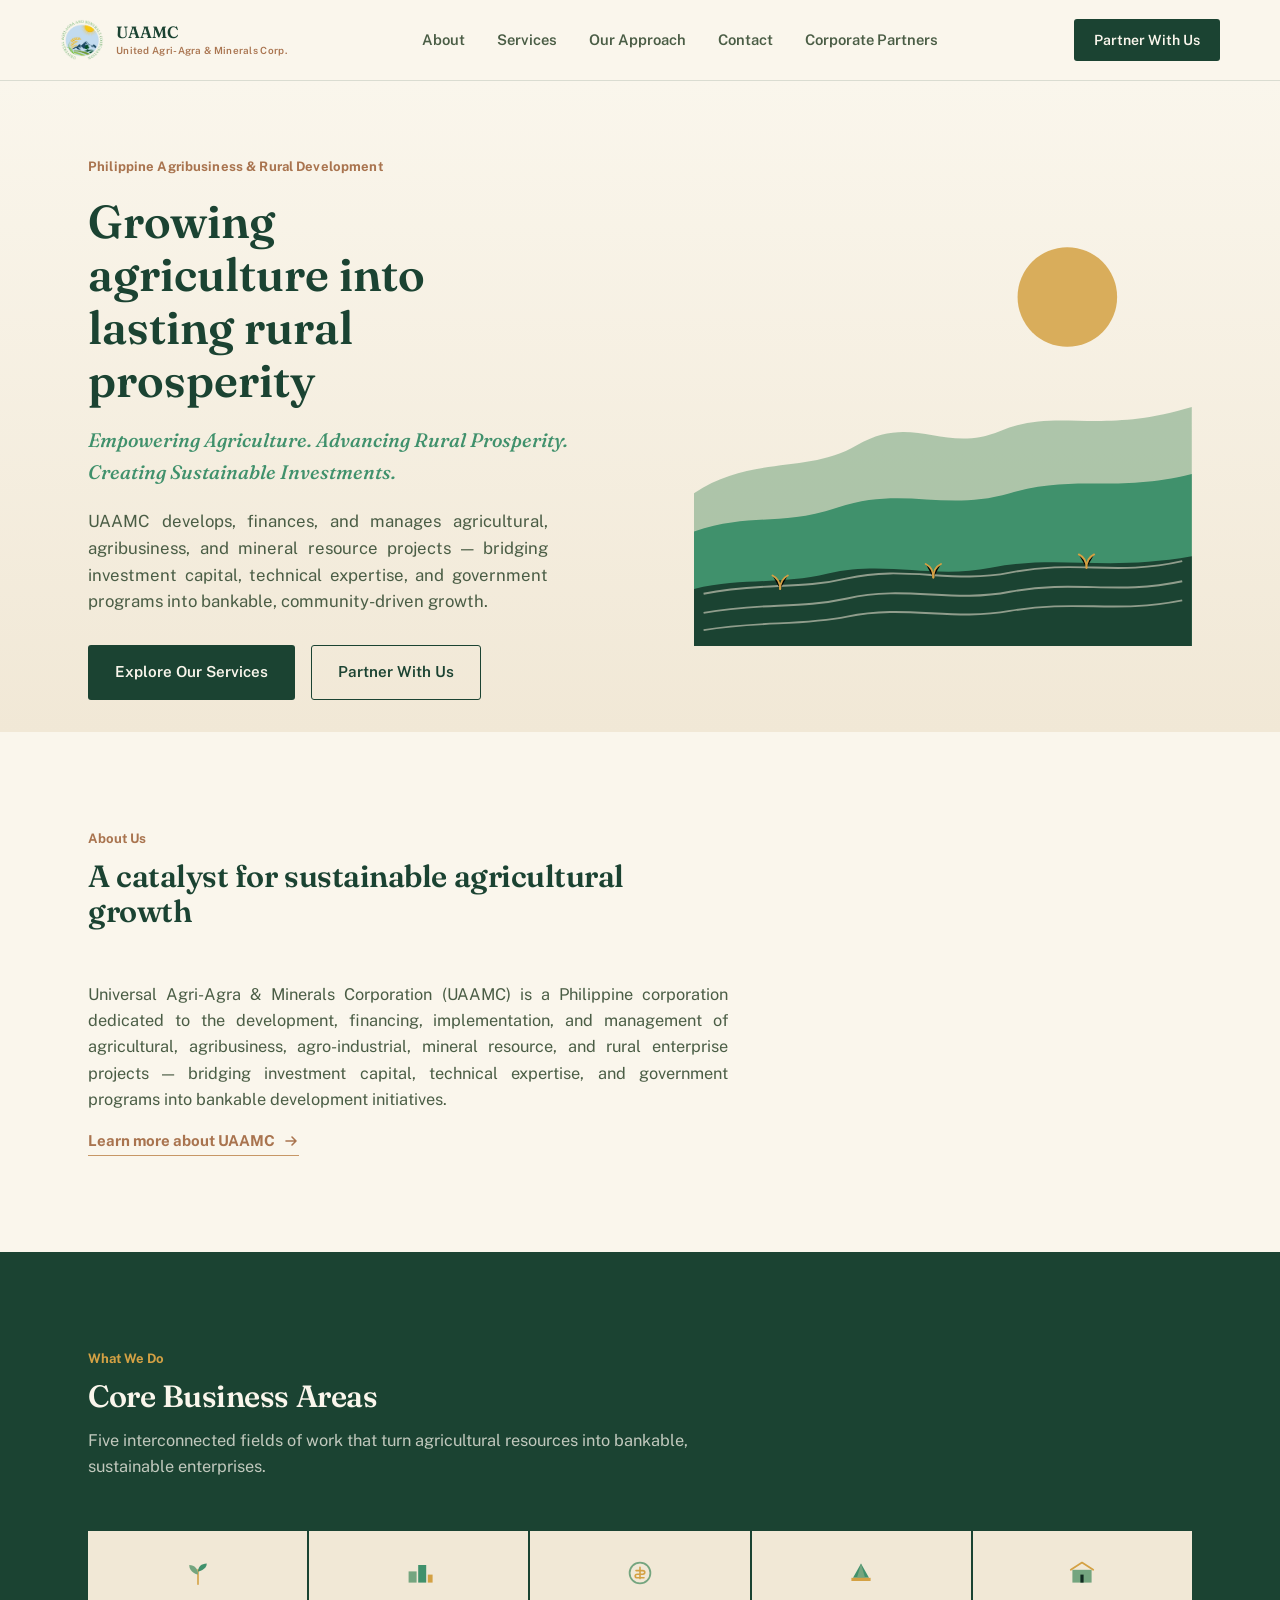
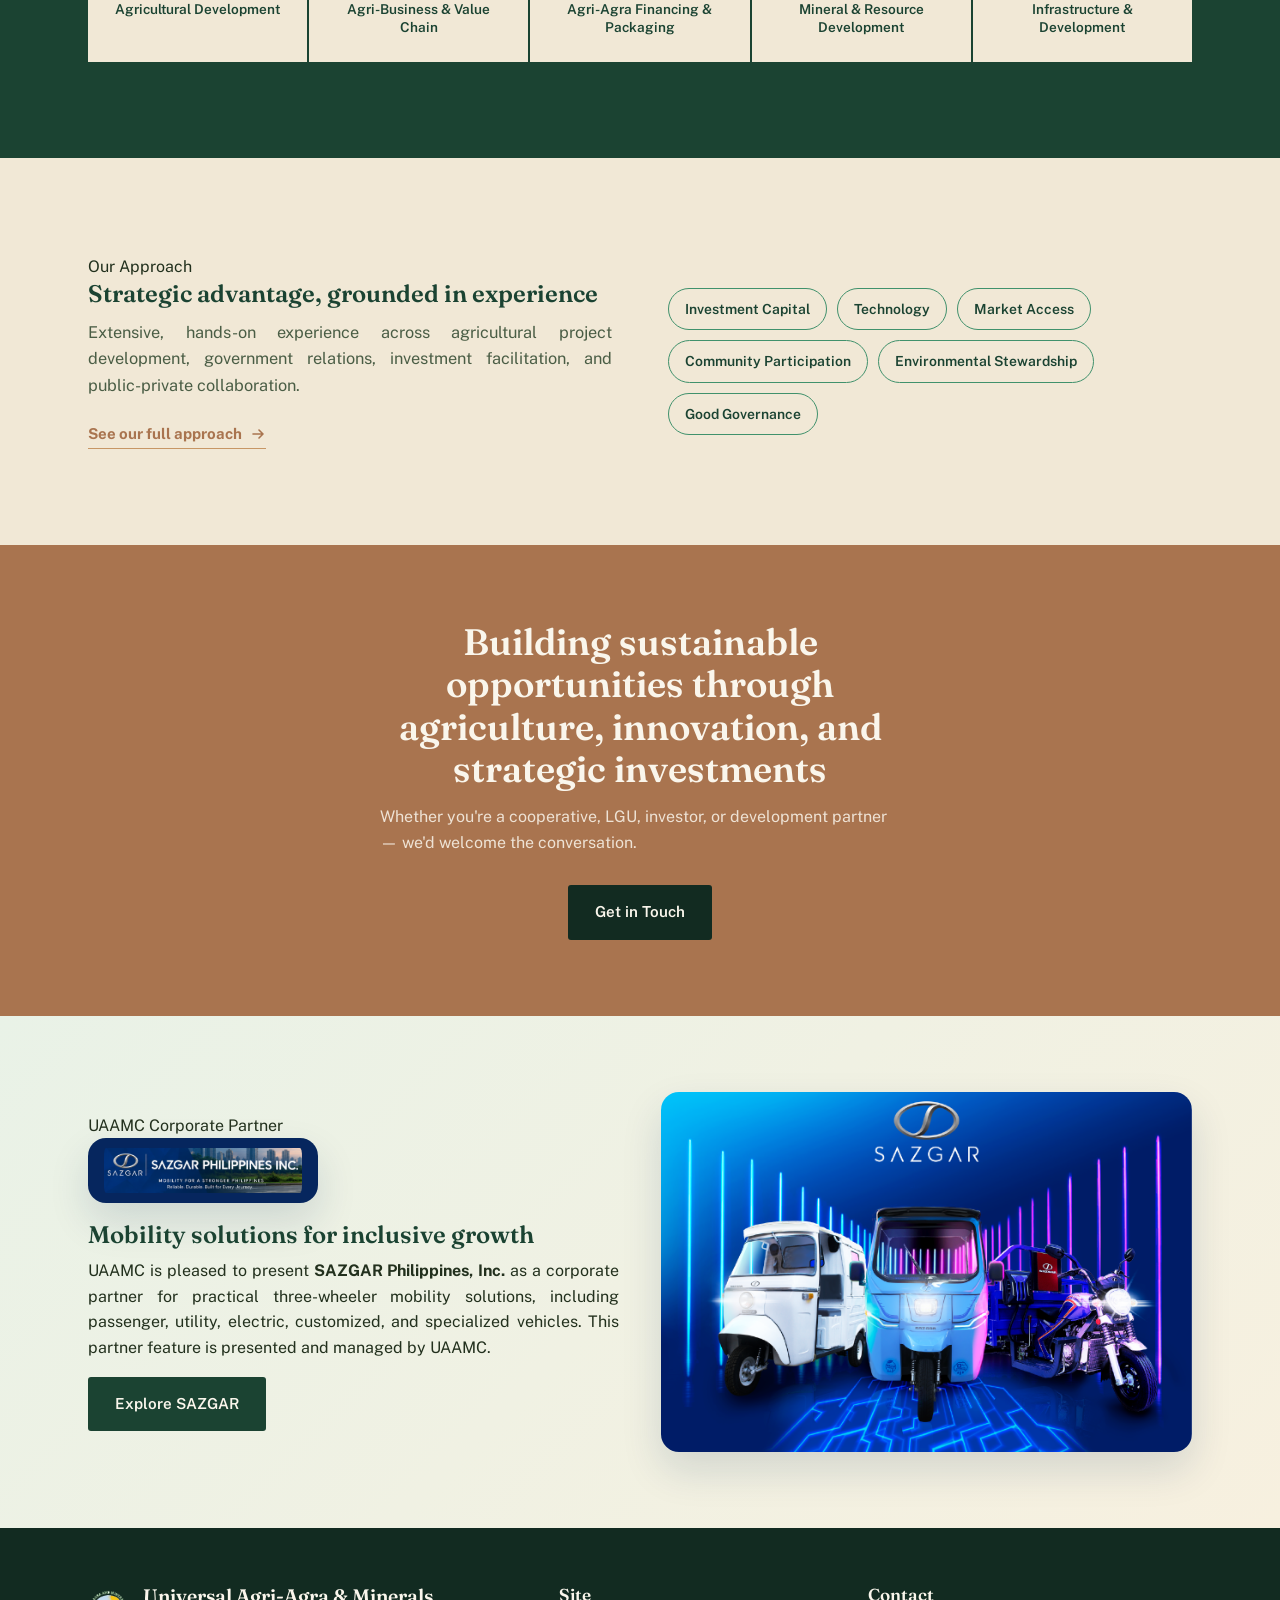
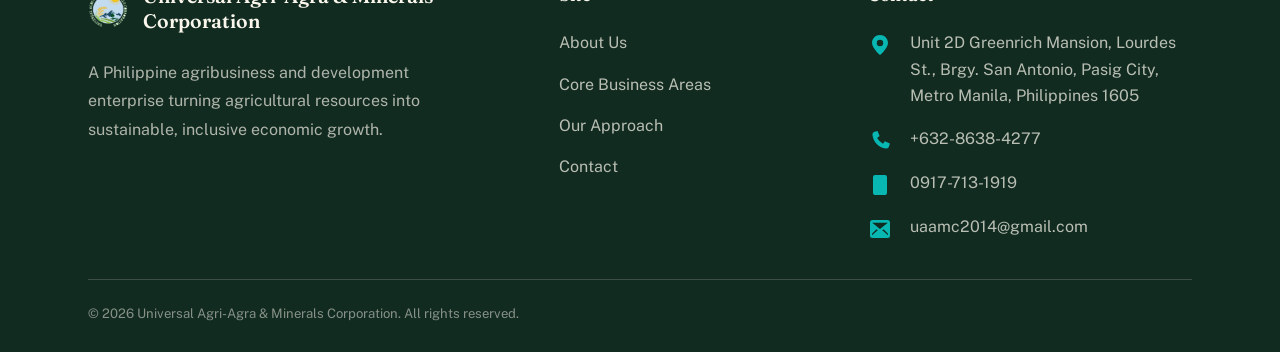
<file: index.html>
<!DOCTYPE html>
<html lang="en">
<head>
<meta charset="UTF-8">
<meta name="viewport" content="width=device-width, initial-scale=1.0">
<title>Universal Agri-Agra & Minerals Corporation</title>
<meta name="description" content="UAAMC develops, finances, and manages agricultural, agribusiness, and rural enterprise projects across the Philippines.">
<link rel="preconnect" href="https://fonts.googleapis.com">
<link rel="preconnect" href="https://fonts.gstatic.com" crossorigin>
<link href="https://fonts.googleapis.com/css2?family=Fraunces:ital,opsz,wght@0,9..144,300;0,9..144,500;0,9..144,600;1,9..144,500&family=Public+Sans:wght@400;500;600;700&display=swap" rel="stylesheet">
<link rel="icon" type="image/png" href="assets/favicon.png">
<link rel="stylesheet" href="styles.css">
</head>
<body class="page-home">

<header>
  <div class="wrap nav-row">
    <a href="index.html" class="brand">
      <img class="brand-mark" src="assets/uaamc-logo.png" alt="UAAMC logo">
      <span class="brand-text">UAAMC<small>United Agri-Agra & Minerals Corp.</small></span>
    </a>
    <nav id="site-navigation">
      <ul>
        <li><a href="about.html">About</a></li>
        <li><a href="services.html">Services</a></li>
        <li><a href="approach.html">Our Approach</a></li>
        <li><a href="contact.html">Contact</a></li>
        <li class="has-submenu">
          <a href="#" aria-haspopup="true">Corporate Partners</a>
          <ul class="submenu">
            <li><a href="sazgar.html">SAZGAR Philippines, Inc.</a></li>
            <!-- Add future corporate partners as additional submenu items here. -->
          </ul>
        </li>
      </ul>
    </nav>
    <a href="contact.html" class="nav-cta">Partner With Us</a>
    <button class="menu-btn" aria-label="Open menu" aria-expanded="false" aria-controls="site-navigation"><span></span><span></span><span></span></button>
  </div>
</header>

<main>

  <!-- HERO -->
  <section class="hero">
    <div class="wrap">
      <div>
        <span class="eyebrow-tag">Philippine Agribusiness & Rural Development</span>
        <h1>Growing agriculture into lasting rural prosperity</h1>
        <p class="tagline">Empowering Agriculture. Advancing Rural Prosperity. Creating Sustainable Investments.</p>
        <p class="lead">UAAMC develops, finances, and manages agricultural, agribusiness, and mineral resource projects — bridging investment capital, technical expertise, and government programs into bankable, community-driven growth.</p>
        <div class="hero-ctas">
          <a href="services.html" class="btn btn-primary">Explore Our Services</a>
          <a href="contact.html" class="btn btn-outline">Partner With Us</a>
        </div>
      </div>

      <svg class="hero-art" viewBox="0 0 520 460" xmlns="http://www.w3.org/2000/svg" aria-hidden="true">
        <circle cx="390" cy="95" r="52" fill="#D4A144" opacity="0.85"/>
        <path d="M0 460L0 300C60 260 120 280 170 250C230 215 260 260 320 235C380 210 420 240 520 210V460Z" fill="#74A57F" opacity="0.55"/>
        <path d="M0 460V340C60 320 90 335 150 315C220 292 260 320 330 300C400 280 440 300 520 280V460Z" fill="#40916C"/>
        <path d="M0 460V400C50 388 90 396 140 384C200 370 250 390 310 378C380 364 430 382 520 366V460Z" fill="#1B4332"/>
        <g fill="none" stroke="#F1E8D6" stroke-width="2" opacity="0.55">
          <path d="M10 405C70 393 110 401 160 389C220 375 270 395 330 383C400 369 440 387 510 371"/>
          <path d="M10 425C70 414 110 421 160 410C220 396 270 415 330 403C400 390 440 407 510 392"/>
          <path d="M10 443C70 433 110 439 160 429C220 416 270 434 330 423C400 411 440 426 510 412"/>
        </g>
        <g stroke="#D4A144" stroke-width="2" stroke-linecap="round">
          <path d="M90 400C90 392 86 388 82 386"/>
          <path d="M90 400C90 392 94 388 98 386"/>
          <path d="M250 388C250 380 246 376 242 374"/>
          <path d="M250 388C250 380 254 376 258 374"/>
          <path d="M410 378C410 370 406 366 402 364"/>
          <path d="M410 378C410 370 414 366 418 364"/>
        </g>
      </svg>
    </div>
  </section>

  <!-- ABOUT TEASER -->
  <section class="teaser">
    <div class="wrap">
      <div class="section-head">
        <span class="kicker">About Us</span>
        <h2>A catalyst for sustainable agricultural growth</h2>
      </div>
      <div class="teaser-copy">
        <p>Universal Agri-Agra & Minerals Corporation (UAAMC) is a Philippine corporation dedicated to the development, financing, implementation, and management of agricultural, agribusiness, agro-industrial, mineral resource, and rural enterprise projects — bridging investment capital, technical expertise, and government programs into bankable development initiatives.</p>
        <a href="about.html" class="link-more">Learn more about UAAMC
          <svg viewBox="0 0 16 16" fill="none" xmlns="http://www.w3.org/2000/svg" aria-hidden="true"><path d="M3 8H13M13 8L9 4M13 8L9 12" stroke="currentColor" stroke-width="1.6" stroke-linecap="round" stroke-linejoin="round"/></svg>
        </a>
      </div>
    </div>
  </section>

  <!-- SERVICES TEASER -->
  <section class="services">
    <div class="wrap">
      <div class="section-head">
        <span class="kicker">What We Do</span>
        <h2>Core Business Areas</h2>
        <p>Five interconnected fields of work that turn agricultural resources into bankable, sustainable enterprises.</p>
      </div>
      <div class="teaser-grid">
        <a href="services.html" class="teaser-card">
          <svg class="icon" viewBox="0 0 40 40" fill="none" xmlns="http://www.w3.org/2000/svg" aria-hidden="true">
            <path d="M20 34V16" stroke="#D4A144" stroke-width="2" stroke-linecap="round"/>
            <path d="M20 22C20 22 9 20 9 10C16 10 20 15 20 22Z" fill="#74A57F"/>
            <path d="M20 18C20 18 31 16 31 8C24 8 20 12.5 20 18Z" fill="#40916C"/>
          </svg>
          <span>Agricultural Development</span>
        </a>
        <a href="services.html" class="teaser-card">
          <svg class="icon" viewBox="0 0 40 40" fill="none" xmlns="http://www.w3.org/2000/svg" aria-hidden="true">
            <rect x="7" y="18" width="10" height="14" fill="#74A57F"/>
            <rect x="19" y="10" width="10" height="22" fill="#40916C"/>
            <rect x="31" y="22" width="6" height="10" fill="#D4A144"/>
          </svg>
          <span>Agri-Business & Value Chain</span>
        </a>
        <a href="services.html" class="teaser-card">
          <svg class="icon" viewBox="0 0 40 40" fill="none" xmlns="http://www.w3.org/2000/svg" aria-hidden="true">
            <circle cx="20" cy="20" r="13" stroke="#74A57F" stroke-width="2.2"/>
            <path d="M20 13V27M15 17H23.5C25 17 26 17.9 26 19.2C26 20.5 25 21.5 23.5 21.5H16.5C15 21.5 14 22.4 14 23.7C14 25 15 26 16.5 26H25" stroke="#D4A144" stroke-width="2" stroke-linecap="round"/>
          </svg>
          <span>Agri-Agra Financing & Packaging</span>
        </a>
        <a href="services.html" class="teaser-card">
          <svg class="icon" viewBox="0 0 40 40" fill="none" xmlns="http://www.w3.org/2000/svg" aria-hidden="true">
            <path d="M20 8L30 26H10L20 8Z" fill="#40916C"/>
            <path d="M20 8L25 26H15L20 8Z" fill="#74A57F"/>
            <rect x="8" y="26" width="24" height="4" fill="#D4A144"/>
          </svg>
          <span>Mineral & Resource Development</span>
        </a>
        <a href="services.html" class="teaser-card">
          <svg class="icon" viewBox="0 0 40 40" fill="none" xmlns="http://www.w3.org/2000/svg" aria-hidden="true">
            <rect x="8" y="16" width="24" height="16" fill="#74A57F"/>
            <path d="M6 16L20 7L34 16" stroke="#D4A144" stroke-width="2.2" stroke-linecap="round" stroke-linejoin="round" fill="none"/>
            <rect x="18" y="22" width="4" height="10" fill="#122B21"/>
          </svg>
          <span>Infrastructure & Development</span>
        </a>
      </div>
    </div>
  </section>

  <!-- APPROACH TEASER -->
  <section class="approach-teaser">
    <div class="wrap approach-teaser-grid">
      <div>
        <span class="kicker">Our Approach</span>
        <h2>Strategic advantage, grounded in experience</h2>
        <p style="color:var(--ink-soft); font-size:1.02rem; margin-top:12px;">Extensive, hands-on experience across agricultural project development, government relations, investment facilitation, and public-private collaboration.</p>
        <a href="approach.html" class="link-more" style="margin-top:8px;">See our full approach
          <svg viewBox="0 0 16 16" fill="none" xmlns="http://www.w3.org/2000/svg" aria-hidden="true"><path d="M3 8H13M13 8L9 4M13 8L9 12" stroke="currentColor" stroke-width="1.6" stroke-linecap="round" stroke-linejoin="round"/></svg>
        </a>
      </div>
      <div class="chip-list">
        <span class="chip">Investment Capital</span>
        <span class="chip">Technology</span>
        <span class="chip">Market Access</span>
        <span class="chip">Community Participation</span>
        <span class="chip">Environmental Stewardship</span>
        <span class="chip">Good Governance</span>
      </div>
    </div>
  </section>

  <!-- CTA -->
  <section class="cta-band">
    <div class="wrap">
      <h2>Building sustainable opportunities through agriculture, innovation, and strategic investments</h2>
      <p>Whether you're a cooperative, LGU, investor, or development partner — we'd welcome the conversation.</p>
      <a href="contact.html" class="btn btn-primary">Get in Touch</a>
    </div>
  </section>


  <section class="partner-feature sazgar-feature">
    <div class="wrap partner-feature-grid">
      <div>
        <span class="kicker">UAAMC Corporate Partner</span>
        <img class="sazgar-logo" src="assets/sazgar-philippines-logo.png" alt="SAZGAR Philippines, Inc. logo">
        <h2>Mobility solutions for inclusive growth</h2>
        <p>UAAMC is pleased to present <strong>SAZGAR Philippines, Inc.</strong> as a corporate partner for practical three-wheeler mobility solutions, including passenger, utility, electric, customized, and specialized vehicles. This partner feature is presented and managed by UAAMC.</p>
        <a href="sazgar.html" class="btn btn-primary">Explore SAZGAR</a>
      </div>
      <img src="assets/sazgar-cover.png" alt="SAZGAR three-wheeler product range">
    </div>
  </section>

</main>

<footer class="site-footer">
  <div class="wrap">
    <div class="foot-grid">
      <div class="footer-brand-column">
        <div class="foot-brand">
          <img class="brand-mark" src="assets/uaamc-logo.png" alt="UAAMC logo">
          <span>Universal Agri-Agra &amp; Minerals Corporation</span>
        </div>
        <p class="footer-description">
          A Philippine agribusiness and development enterprise turning
          agricultural resources into sustainable, inclusive economic growth.
        </p>
      </div>

      <div class="footer-site-column">
        <h4>Site</h4>
        <ul>
          <li><a href="about.html">About Us</a></li>
          <li><a href="services.html">Core Business Areas</a></li>
          <li><a href="approach.html">Our Approach</a></li>
          <li><a href="contact.html">Contact</a></li>
        </ul>
      </div>

      <div class="footer-contact-column">
        <h4>Contact</h4>
        <ul class="footer-contact">
          <li>
            <span class="contact-icon" aria-hidden="true">
              <svg viewBox="0 0 24 24" focusable="false"><path d="M12 2C7.6 2 4 5.5 4 9.7c0 5.6 8 12.3 8 12.3s8-6.7 8-12.3C20 5.5 16.4 2 12 2zm0 11.2a3.2 3.2 0 1 1 0-6.4 3.2 3.2 0 0 1 0 6.4z"/></svg>
            </span>
            <span>Unit 2D Greenrich Mansion, Lourdes St., Brgy. San Antonio, Pasig City, Metro Manila, Philippines 1605</span>
          </li>
          <li>
            <span class="contact-icon" aria-hidden="true">
              <svg viewBox="0 0 24 24" focusable="false"><path d="M6.6 2.8 9.5 2l2.1 5.1-2.5 1.8a16.7 16.7 0 0 0 5.9 5.9l1.8-2.5 5.1 2.1-.8 2.9a3 3 0 0 1-3.3 2.2C10.5 18.5 5.5 13.5 4.4 5.8a3 3 0 0 1 2.2-3z"/></svg>
            </span>
            <a href="tel:+63286384277">+632-8638-4277</a>
          </li>
          <li>
            <span class="contact-icon" aria-hidden="true">
              <svg viewBox="0 0 24 24" focusable="false"><path d="M7 2h10a2 2 0 0 1 2 2v16a2 2 0 0 1-2 2H7a2 2 0 0 1-2-2V4a2 2 0 0 1 2-2zm5 17h.01"/></svg>
            </span>
            <a href="tel:+639177131919">0917-713-1919</a>
          </li>
          <li>
            <span class="contact-icon" aria-hidden="true">
              <svg viewBox="0 0 24 24" focusable="false"><path d="M2 5.5A2.5 2.5 0 0 1 4.5 3h15A2.5 2.5 0 0 1 22 5.5v13a2.5 2.5 0 0 1-2.5 2.5h-15A2.5 2.5 0 0 1 2 18.5v-13zm2.2.2L12 12l7.8-6.3H4.2zM4 18.2l5.7-5-1.2-1L4 16.8v1.4zm16 0v-1.4l-4.5-4.6-1.2 1 5.7 5z"/></svg>
            </span>
            <a href="mailto:uaamc2014@gmail.com">uaamc2014@gmail.com</a>
          </li>
        </ul>
      </div>
    </div>
    <div class="foot-bottom">
      <span>&copy; 2026 Universal Agri-Agra &amp; Minerals Corporation. All rights reserved.</span>
      <span></span>
    </div>
  </div>
</footer>

  <script src="script.js"></script>
</body>
</html>
</file>
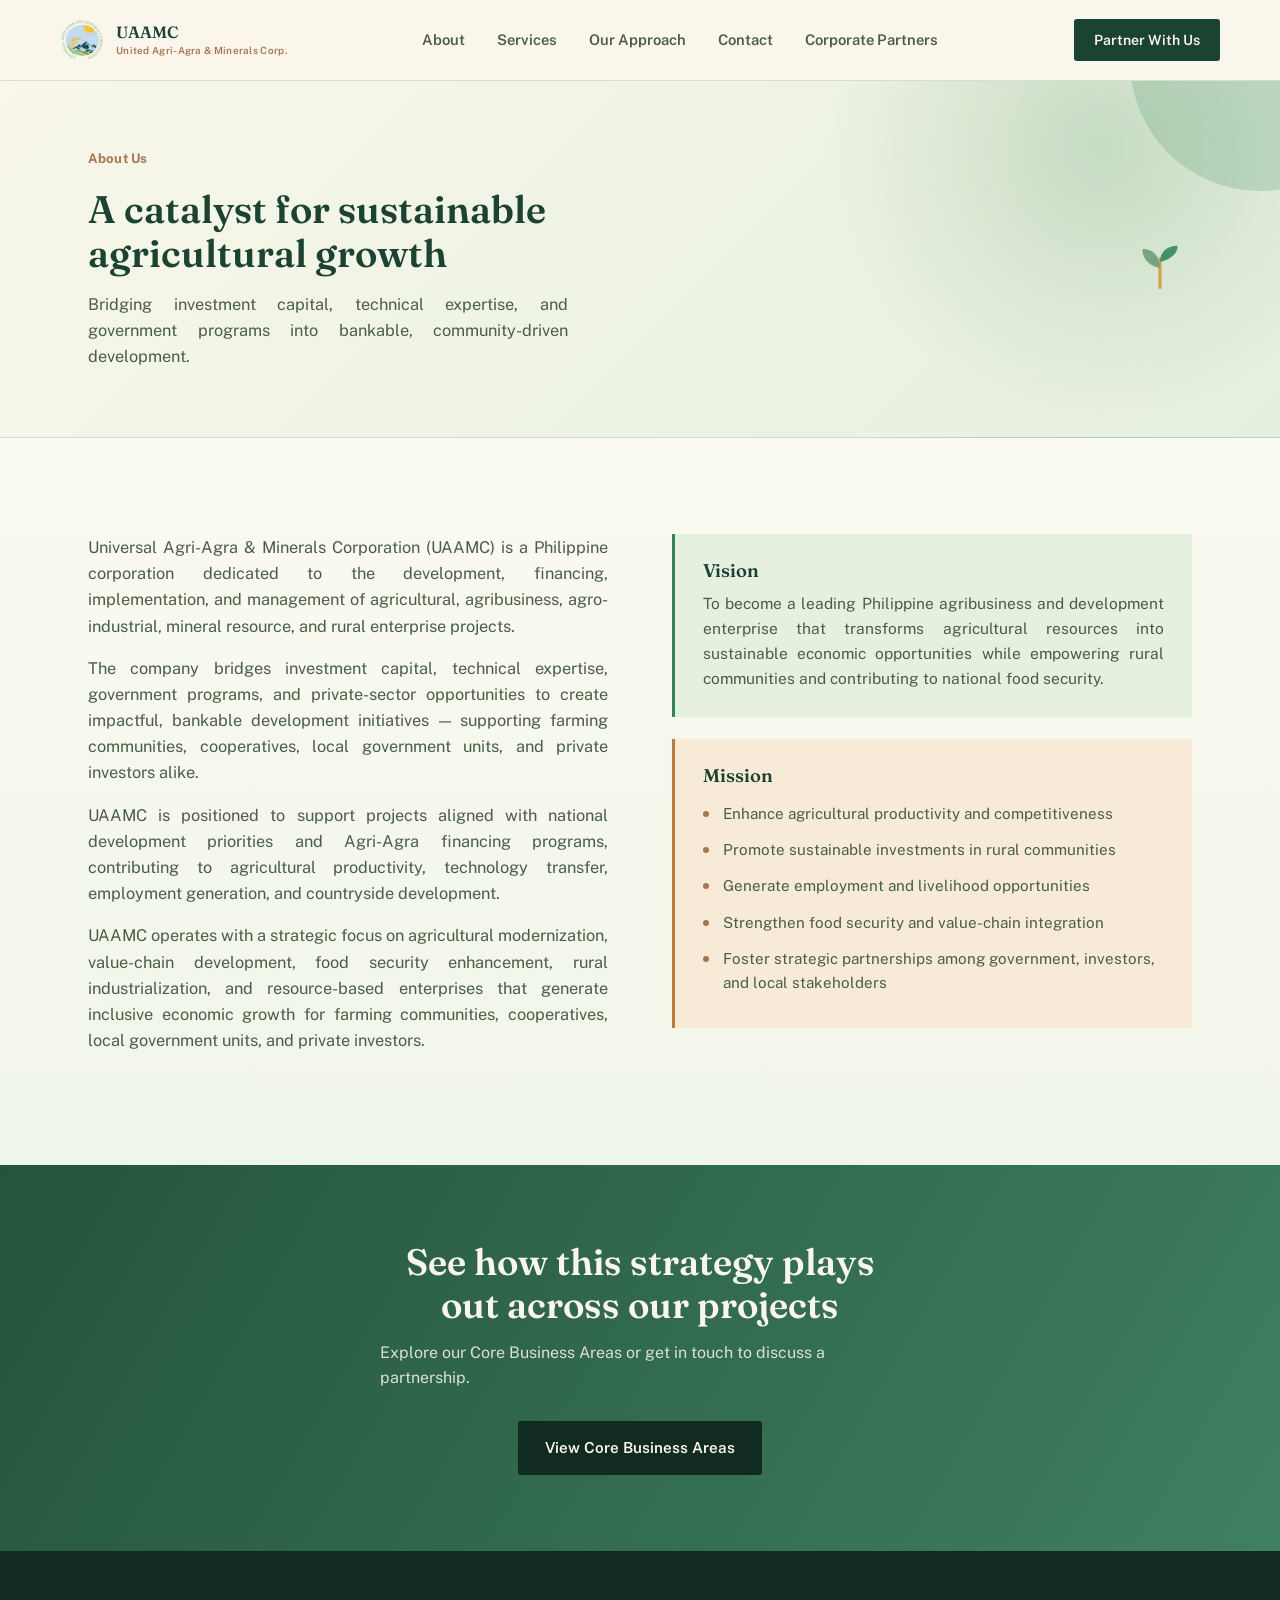
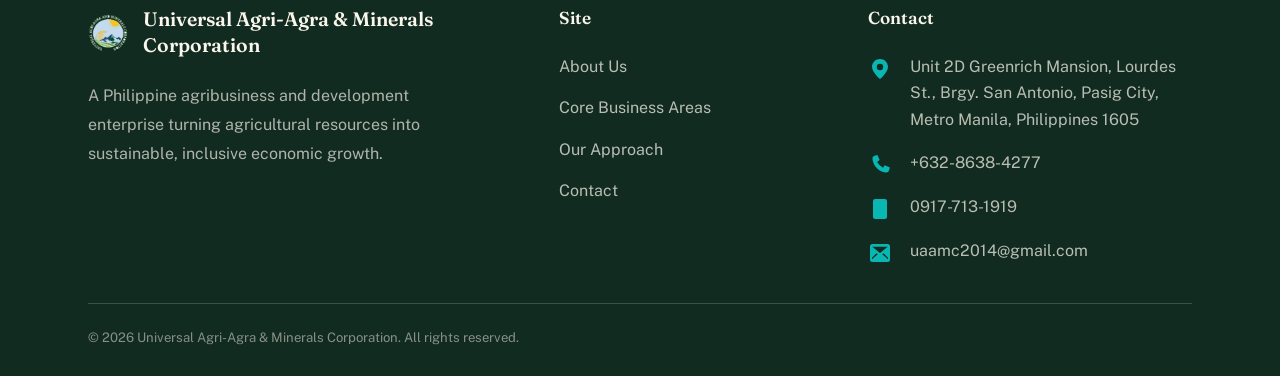
<file: about.html>
<!DOCTYPE html>
<html lang="en">
<head>
<meta charset="UTF-8">
<meta name="viewport" content="width=device-width, initial-scale=1.0">
<title>About Us — UAAMC</title>
<meta name="description" content="Learn about Universal Agri-Agra & Minerals Corporation's vision, mission, and company overview.">
<link rel="preconnect" href="https://fonts.googleapis.com">
<link rel="preconnect" href="https://fonts.gstatic.com" crossorigin>
<link href="https://fonts.googleapis.com/css2?family=Fraunces:ital,opsz,wght@0,9..144,300;0,9..144,500;0,9..144,600;1,9..144,500&family=Public+Sans:wght@400;500;600;700&display=swap" rel="stylesheet">
<link rel="icon" type="image/png" href="assets/favicon.png">
<link rel="stylesheet" href="styles.css">
</head>
<body class="page-about">

<header>
  <div class="wrap nav-row">
    <a href="index.html" class="brand">
      <img class="brand-mark" src="assets/uaamc-logo.png" alt="UAAMC logo">
      <span class="brand-text">UAAMC<small>United Agri-Agra & Minerals Corp.</small></span>
    </a>
    <nav id="site-navigation">
      <ul>
        <li><a href="about.html">About</a></li>
        <li><a href="services.html">Services</a></li>
        <li><a href="approach.html">Our Approach</a></li>
        <li><a href="contact.html">Contact</a></li>
        <li class="has-submenu">
          <a href="#" aria-haspopup="true">Corporate Partners</a>
          <ul class="submenu">
            <li><a href="sazgar.html">SAZGAR Philippines, Inc.</a></li>
            <!-- Add future corporate partners as additional submenu items here. -->
          </ul>
        </li>
      </ul>
    </nav>
    <a href="contact.html" class="nav-cta">Partner With Us</a>
    <button class="menu-btn" aria-label="Open menu" aria-expanded="false" aria-controls="site-navigation"><span></span><span></span><span></span></button>
  </div>
</header>

<main>
  <section class="page-banner">
    <div class="wrap">
      <div>
        <span class="eyebrow-tag">About Us</span>
        <h1>A catalyst for sustainable agricultural growth</h1>
        <p>Bridging investment capital, technical expertise, and government programs into bankable, community-driven development.</p>
      </div>
      <svg class="icon-badge" viewBox="0 0 40 40" fill="none" xmlns="http://www.w3.org/2000/svg" aria-hidden="true">
        <path d="M20 34V16" stroke="#D4A144" stroke-width="2" stroke-linecap="round"/>
        <path d="M20 22C20 22 9 20 9 10C16 10 20 15 20 22Z" fill="#74A57F"/>
        <path d="M20 18C20 18 31 16 31 8C24 8 20 12.5 20 18Z" fill="#40916C"/>
      </svg>
    </div>
  </section>

  <section class="about">
    <div class="wrap">
      <div class="about-grid">
        <div class="about-copy">
          <p>Universal Agri-Agra & Minerals Corporation (UAAMC) is a Philippine corporation dedicated to the development, financing, implementation, and management of agricultural, agribusiness, agro-industrial, mineral resource, and rural enterprise projects.</p>
          <p>The company bridges investment capital, technical expertise, government programs, and private-sector opportunities to create impactful, bankable development initiatives — supporting farming communities, cooperatives, local government units, and private investors alike.</p>
          <p>UAAMC is positioned to support projects aligned with national development priorities and Agri-Agra financing programs, contributing to agricultural productivity, technology transfer, employment generation, and countryside development.</p>
          <p>UAAMC operates with a strategic focus on agricultural modernization, value-chain development, food security enhancement, rural industrialization, and resource-based enterprises that generate inclusive economic growth for farming communities, cooperatives, local government units, and private investors.</p>
        </div>
        <div class="vm-stack">
          <div class="vm-card">
            <h3>Vision</h3>
            <p>To become a leading Philippine agribusiness and development enterprise that transforms agricultural resources into sustainable economic opportunities while empowering rural communities and contributing to national food security.</p>
          </div>
          <div class="vm-card mission">
            <h3>Mission</h3>
            <ul>
              <li>Enhance agricultural productivity and competitiveness</li>
              <li>Promote sustainable investments in rural communities</li>
              <li>Generate employment and livelihood opportunities</li>
              <li>Strengthen food security and value-chain integration</li>
              <li>Foster strategic partnerships among government, investors, and local stakeholders</li>
            </ul>
          </div>
        </div>
      </div>
    </div>
  </section>

  <section class="cta-band">
    <div class="wrap">
      <h2>See how this strategy plays out across our projects</h2>
      <p>Explore our Core Business Areas or get in touch to discuss a partnership.</p>
      <a href="services.html" class="btn btn-primary">View Core Business Areas</a>
    </div>
  </section>
</main>

<footer class="site-footer">
  <div class="wrap">
    <div class="foot-grid">
      <div class="footer-brand-column">
        <div class="foot-brand">
          <img class="brand-mark" src="assets/uaamc-logo.png" alt="UAAMC logo">
          <span>Universal Agri-Agra &amp; Minerals Corporation</span>
        </div>
        <p class="footer-description">
          A Philippine agribusiness and development enterprise turning
          agricultural resources into sustainable, inclusive economic growth.
        </p>
      </div>

      <div class="footer-site-column">
        <h4>Site</h4>
        <ul>
          <li><a href="about.html">About Us</a></li>
          <li><a href="services.html">Core Business Areas</a></li>
          <li><a href="approach.html">Our Approach</a></li>
          <li><a href="contact.html">Contact</a></li>
        </ul>
      </div>

      <div class="footer-contact-column">
        <h4>Contact</h4>
        <ul class="footer-contact">
          <li>
            <span class="contact-icon" aria-hidden="true">
              <svg viewBox="0 0 24 24" focusable="false"><path d="M12 2C7.6 2 4 5.5 4 9.7c0 5.6 8 12.3 8 12.3s8-6.7 8-12.3C20 5.5 16.4 2 12 2zm0 11.2a3.2 3.2 0 1 1 0-6.4 3.2 3.2 0 0 1 0 6.4z"/></svg>
            </span>
            <span>Unit 2D Greenrich Mansion, Lourdes St., Brgy. San Antonio, Pasig City, Metro Manila, Philippines 1605</span>
          </li>
          <li>
            <span class="contact-icon" aria-hidden="true">
              <svg viewBox="0 0 24 24" focusable="false"><path d="M6.6 2.8 9.5 2l2.1 5.1-2.5 1.8a16.7 16.7 0 0 0 5.9 5.9l1.8-2.5 5.1 2.1-.8 2.9a3 3 0 0 1-3.3 2.2C10.5 18.5 5.5 13.5 4.4 5.8a3 3 0 0 1 2.2-3z"/></svg>
            </span>
            <a href="tel:+63286384277">+632-8638-4277</a>
          </li>
          <li>
            <span class="contact-icon" aria-hidden="true">
              <svg viewBox="0 0 24 24" focusable="false"><path d="M7 2h10a2 2 0 0 1 2 2v16a2 2 0 0 1-2 2H7a2 2 0 0 1-2-2V4a2 2 0 0 1 2-2zm5 17h.01"/></svg>
            </span>
            <a href="tel:+639177131919">0917-713-1919</a>
          </li>
          <li>
            <span class="contact-icon" aria-hidden="true">
              <svg viewBox="0 0 24 24" focusable="false"><path d="M2 5.5A2.5 2.5 0 0 1 4.5 3h15A2.5 2.5 0 0 1 22 5.5v13a2.5 2.5 0 0 1-2.5 2.5h-15A2.5 2.5 0 0 1 2 18.5v-13zm2.2.2L12 12l7.8-6.3H4.2zM4 18.2l5.7-5-1.2-1L4 16.8v1.4zm16 0v-1.4l-4.5-4.6-1.2 1 5.7 5z"/></svg>
            </span>
            <a href="mailto:uaamc2014@gmail.com">uaamc2014@gmail.com</a>
          </li>
        </ul>
      </div>
    </div>
    <div class="foot-bottom">
      <span>&copy; 2026 Universal Agri-Agra &amp; Minerals Corporation. All rights reserved.</span>
      <span></span>
    </div>
  </div>
</footer>

  <script src="script.js"></script>
</body>
</html>
</file>
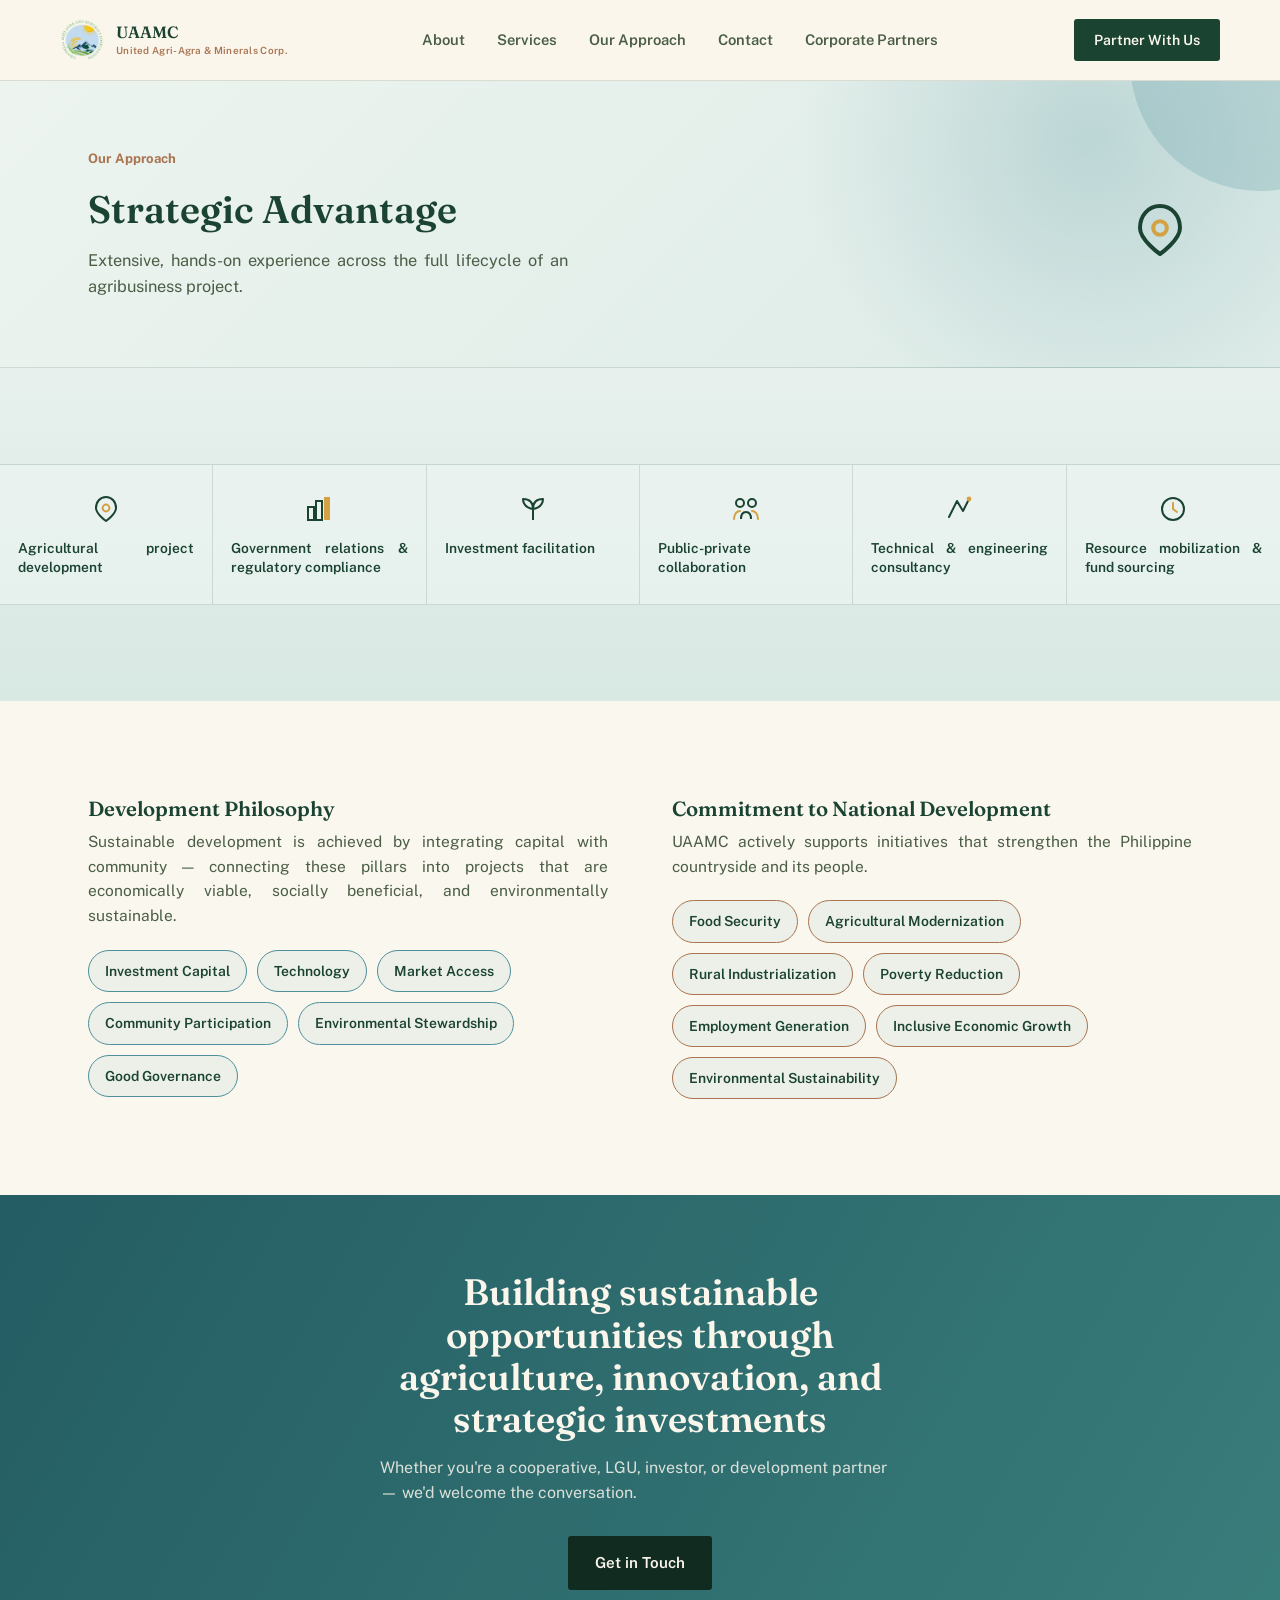
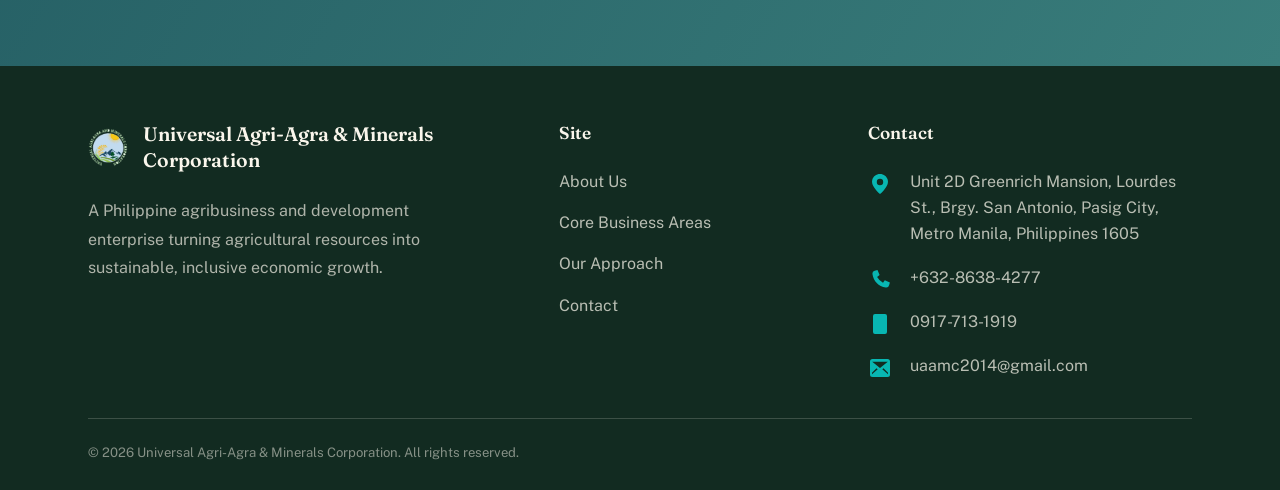
<file: approach.html>
<!DOCTYPE html>
<html lang="en">
<head>
<meta charset="UTF-8">
<meta name="viewport" content="width=device-width, initial-scale=1.0">
<title>Our Approach — UAAMC</title>
<meta name="description" content="UAAMC's strategic advantage, development philosophy, and commitment to national development.">
<link rel="preconnect" href="https://fonts.googleapis.com">
<link rel="preconnect" href="https://fonts.gstatic.com" crossorigin>
<link href="https://fonts.googleapis.com/css2?family=Fraunces:ital,opsz,wght@0,9..144,300;0,9..144,500;0,9..144,600;1,9..144,500&family=Public+Sans:wght@400;500;600;700&display=swap" rel="stylesheet">
<link rel="icon" type="image/png" href="assets/favicon.png">
<link rel="stylesheet" href="styles.css">
</head>
<body class="page-approach">

<header>
  <div class="wrap nav-row">
    <a href="index.html" class="brand">
      <img class="brand-mark" src="assets/uaamc-logo.png" alt="UAAMC logo">
      <span class="brand-text">UAAMC<small>United Agri-Agra & Minerals Corp.</small></span>
    </a>
    <nav id="site-navigation">
      <ul>
        <li><a href="about.html">About</a></li>
        <li><a href="services.html">Services</a></li>
        <li><a href="approach.html">Our Approach</a></li>
        <li><a href="contact.html">Contact</a></li>
        <li class="has-submenu">
          <a href="#" aria-haspopup="true">Corporate Partners</a>
          <ul class="submenu">
            <li><a href="sazgar.html">SAZGAR Philippines, Inc.</a></li>
            <!-- Add future corporate partners as additional submenu items here. -->
          </ul>
        </li>
      </ul>
    </nav>
    <a href="contact.html" class="nav-cta">Partner With Us</a>
    <button class="menu-btn" aria-label="Open menu" aria-expanded="false" aria-controls="site-navigation"><span></span><span></span><span></span></button>
  </div>
</header>

<main>
  <section class="page-banner">
    <div class="wrap">
      <div>
        <span class="eyebrow-tag">Our Approach</span>
        <h1>Strategic Advantage</h1>
        <p>Extensive, hands-on experience across the full lifecycle of an agribusiness project.</p>
      </div>
      <svg class="icon-badge" viewBox="0 0 32 32" fill="none" xmlns="http://www.w3.org/2000/svg" aria-hidden="true"><path d="M16 4C10 4 6 9 6 15C6 21 16 28 16 28C16 28 26 21 26 15C26 9 22 4 16 4Z" stroke="#1B4332" stroke-width="2" stroke-linejoin="round"/><circle cx="16" cy="15" r="3.4" stroke="#D4A144" stroke-width="2"/></svg>
    </div>
  </section>

  <section class="advantage">
    <div class="adv-row">
      <div class="adv-item">
        <svg class="icon" viewBox="0 0 32 32" fill="none" xmlns="http://www.w3.org/2000/svg" aria-hidden="true"><path d="M16 4C10 4 6 9 6 15C6 21 16 28 16 28C16 28 26 21 26 15C26 9 22 4 16 4Z" stroke="#1B4332" stroke-width="2" stroke-linejoin="round"/><circle cx="16" cy="15" r="3.4" stroke="#D4A144" stroke-width="2"/></svg>
        <p>Agricultural project development</p>
      </div>
      <div class="adv-item">
        <svg class="icon" viewBox="0 0 32 32" fill="none" xmlns="http://www.w3.org/2000/svg" aria-hidden="true"><rect x="5" y="14" width="6" height="13" stroke="#1B4332" stroke-width="2"/><rect x="13" y="8" width="6" height="19" stroke="#1B4332" stroke-width="2"/><rect x="21" y="4" width="6" height="23" fill="#D4A144"/></svg>
        <p>Government relations & regulatory compliance</p>
      </div>
      <div class="adv-item">
        <svg class="icon" viewBox="0 0 32 32" fill="none" xmlns="http://www.w3.org/2000/svg" aria-hidden="true"><path d="M16 27V16M16 16C16 16 6 15 6 6C13 6 16 10 16 16C16 10 19 6 26 6C26 15 16 16 16 16Z" stroke="#1B4332" stroke-width="2" stroke-linejoin="round"/></svg>
        <p>Investment facilitation</p>
      </div>
      <div class="adv-item">
        <svg class="icon" viewBox="0 0 32 32" fill="none" xmlns="http://www.w3.org/2000/svg" aria-hidden="true"><circle cx="10" cy="10" r="4" stroke="#1B4332" stroke-width="2"/><circle cx="22" cy="10" r="4" stroke="#1B4332" stroke-width="2"/><path d="M4 26C4 21 7 18 10 18M28 26C28 21 25 18 22 18" stroke="#D4A144" stroke-width="2" stroke-linecap="round"/><path d="M11 26C11 21 13 19 16 19C19 19 21 21 21 26" stroke="#1B4332" stroke-width="2"/></svg>
        <p>Public-private collaboration</p>
      </div>
      <div class="adv-item">
        <svg class="icon" viewBox="0 0 32 32" fill="none" xmlns="http://www.w3.org/2000/svg" aria-hidden="true"><path d="M6 24L14 8L20 18L26 6" stroke="#1B4332" stroke-width="2" stroke-linecap="round" stroke-linejoin="round"/><circle cx="26" cy="6" r="2.4" fill="#D4A144"/></svg>
        <p>Technical & engineering consultancy</p>
      </div>
      <div class="adv-item">
        <svg class="icon" viewBox="0 0 32 32" fill="none" xmlns="http://www.w3.org/2000/svg" aria-hidden="true"><circle cx="16" cy="16" r="11" stroke="#1B4332" stroke-width="2"/><path d="M16 10V16L20 19" stroke="#D4A144" stroke-width="2" stroke-linecap="round"/></svg>
        <p>Resource mobilization & fund sourcing</p>
      </div>
    </div>
  </section>

  <section class="philosophy">
    <div class="wrap phil-grid">
      <div class="phil-block">
        <h3>Development Philosophy</h3>
        <p>Sustainable development is achieved by integrating capital with community — connecting these pillars into projects that are economically viable, socially beneficial, and environmentally sustainable.</p>
        <div class="chip-list">
          <span class="chip">Investment Capital</span>
          <span class="chip">Technology</span>
          <span class="chip">Market Access</span>
          <span class="chip">Community Participation</span>
          <span class="chip">Environmental Stewardship</span>
          <span class="chip">Good Governance</span>
        </div>
      </div>
      <div class="phil-block commitment">
        <h3>Commitment to National Development</h3>
        <p>UAAMC actively supports initiatives that strengthen the Philippine countryside and its people.</p>
        <div class="chip-list">
          <span class="chip">Food Security</span>
          <span class="chip">Agricultural Modernization</span>
          <span class="chip">Rural Industrialization</span>
          <span class="chip">Poverty Reduction</span>
          <span class="chip">Employment Generation</span>
          <span class="chip">Inclusive Economic Growth</span>
          <span class="chip">Environmental Sustainability</span>
        </div>
      </div>
    </div>
  </section>

  <section class="cta-band">
    <div class="wrap">
      <h2>Building sustainable opportunities through agriculture, innovation, and strategic investments</h2>
      <p>Whether you're a cooperative, LGU, investor, or development partner — we'd welcome the conversation.</p>
      <a href="contact.html" class="btn btn-primary">Get in Touch</a>
    </div>
  </section>
</main>

<footer class="site-footer">
  <div class="wrap">
    <div class="foot-grid">
      <div class="footer-brand-column">
        <div class="foot-brand">
          <img class="brand-mark" src="assets/uaamc-logo.png" alt="UAAMC logo">
          <span>Universal Agri-Agra &amp; Minerals Corporation</span>
        </div>
        <p class="footer-description">
          A Philippine agribusiness and development enterprise turning
          agricultural resources into sustainable, inclusive economic growth.
        </p>
      </div>

      <div class="footer-site-column">
        <h4>Site</h4>
        <ul>
          <li><a href="about.html">About Us</a></li>
          <li><a href="services.html">Core Business Areas</a></li>
          <li><a href="approach.html">Our Approach</a></li>
          <li><a href="contact.html">Contact</a></li>
        </ul>
      </div>

      <div class="footer-contact-column">
        <h4>Contact</h4>
        <ul class="footer-contact">
          <li>
            <span class="contact-icon" aria-hidden="true">
              <svg viewBox="0 0 24 24" focusable="false"><path d="M12 2C7.6 2 4 5.5 4 9.7c0 5.6 8 12.3 8 12.3s8-6.7 8-12.3C20 5.5 16.4 2 12 2zm0 11.2a3.2 3.2 0 1 1 0-6.4 3.2 3.2 0 0 1 0 6.4z"/></svg>
            </span>
            <span>Unit 2D Greenrich Mansion, Lourdes St., Brgy. San Antonio, Pasig City, Metro Manila, Philippines 1605</span>
          </li>
          <li>
            <span class="contact-icon" aria-hidden="true">
              <svg viewBox="0 0 24 24" focusable="false"><path d="M6.6 2.8 9.5 2l2.1 5.1-2.5 1.8a16.7 16.7 0 0 0 5.9 5.9l1.8-2.5 5.1 2.1-.8 2.9a3 3 0 0 1-3.3 2.2C10.5 18.5 5.5 13.5 4.4 5.8a3 3 0 0 1 2.2-3z"/></svg>
            </span>
            <a href="tel:+63286384277">+632-8638-4277</a>
          </li>
          <li>
            <span class="contact-icon" aria-hidden="true">
              <svg viewBox="0 0 24 24" focusable="false"><path d="M7 2h10a2 2 0 0 1 2 2v16a2 2 0 0 1-2 2H7a2 2 0 0 1-2-2V4a2 2 0 0 1 2-2zm5 17h.01"/></svg>
            </span>
            <a href="tel:+639177131919">0917-713-1919</a>
          </li>
          <li>
            <span class="contact-icon" aria-hidden="true">
              <svg viewBox="0 0 24 24" focusable="false"><path d="M2 5.5A2.5 2.5 0 0 1 4.5 3h15A2.5 2.5 0 0 1 22 5.5v13a2.5 2.5 0 0 1-2.5 2.5h-15A2.5 2.5 0 0 1 2 18.5v-13zm2.2.2L12 12l7.8-6.3H4.2zM4 18.2l5.7-5-1.2-1L4 16.8v1.4zm16 0v-1.4l-4.5-4.6-1.2 1 5.7 5z"/></svg>
            </span>
            <a href="mailto:uaamc2014@gmail.com">uaamc2014@gmail.com</a>
          </li>
        </ul>
      </div>
    </div>
    <div class="foot-bottom">
      <span>&copy; 2026 Universal Agri-Agra &amp; Minerals Corporation. All rights reserved.</span>
      <span></span>
    </div>
  </div>
</footer>

  <script src="script.js"></script>
</body>
</html>
</file>
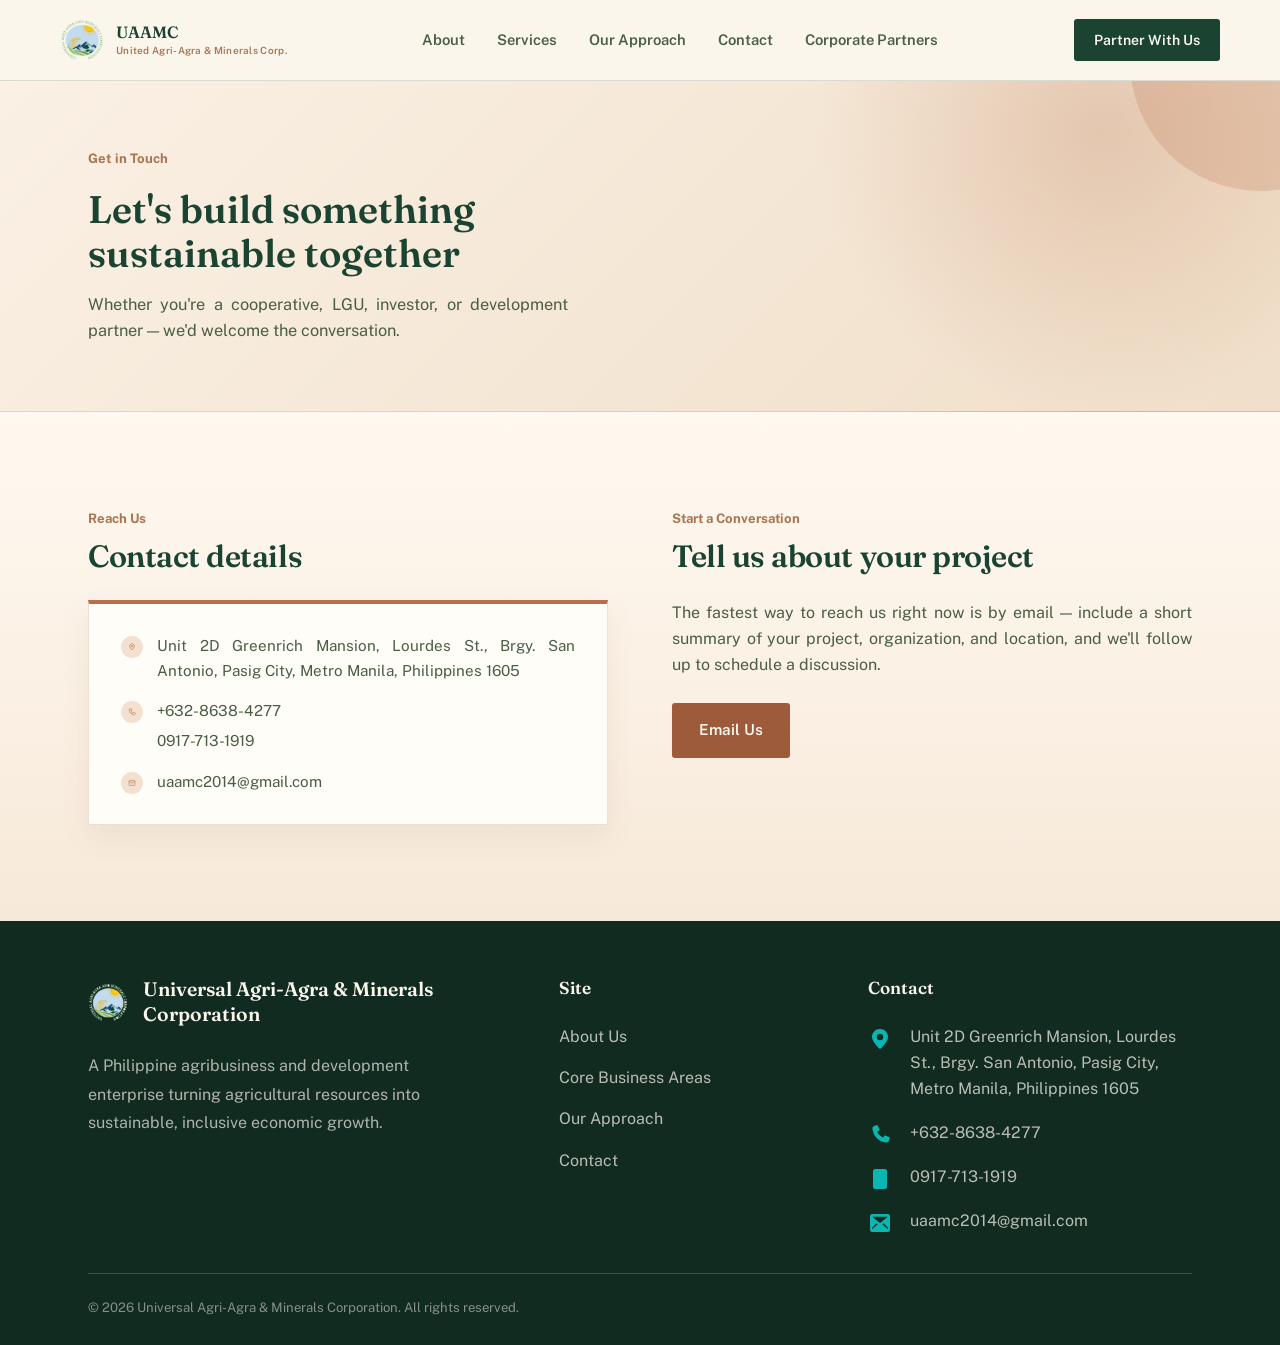
<file: contact.html>
<!DOCTYPE html>
<html lang="en">
<head>
<meta charset="UTF-8">
<meta name="viewport" content="width=device-width, initial-scale=1.0">
<title>Contact — UAAMC</title>
<meta name="description" content="Get in touch with Universal Agri-Agra & Minerals Corporation.">
<link rel="preconnect" href="https://fonts.googleapis.com">
<link rel="preconnect" href="https://fonts.gstatic.com" crossorigin>
<link href="https://fonts.googleapis.com/css2?family=Fraunces:ital,opsz,wght@0,9..144,300;0,9..144,500;0,9..144,600;1,9..144,500&family=Public+Sans:wght@400;500;600;700&display=swap" rel="stylesheet">
<link rel="icon" type="image/png" href="assets/favicon.png">
<link rel="stylesheet" href="styles.css">
</head>
<body class="page-contact">

<header>
  <div class="wrap nav-row">
    <a href="index.html" class="brand">
      <img class="brand-mark" src="assets/uaamc-logo.png" alt="UAAMC logo">
      <span class="brand-text">UAAMC<small>United Agri-Agra & Minerals Corp.</small></span>
    </a>
    <nav id="site-navigation">
      <ul>
        <li><a href="about.html">About</a></li>
        <li><a href="services.html">Services</a></li>
        <li><a href="approach.html">Our Approach</a></li>
        <li><a href="contact.html">Contact</a></li>
        <li class="has-submenu">
          <a href="#" aria-haspopup="true">Corporate Partners</a>
          <ul class="submenu">
            <li><a href="sazgar.html">SAZGAR Philippines, Inc.</a></li>
            <!-- Add future corporate partners as additional submenu items here. -->
          </ul>
        </li>
      </ul>
    </nav>
    <a href="contact.html" class="nav-cta">Partner With Us</a>
    <button class="menu-btn" aria-label="Open menu" aria-expanded="false" aria-controls="site-navigation"><span></span><span></span><span></span></button>
  </div>
</header>

<main>
  <section class="page-banner">
    <div class="wrap">
      <div>
        <span class="eyebrow-tag">Get in Touch</span>
        <h1>Let's build something sustainable together</h1>
        <p>Whether you're a cooperative, LGU, investor, or development partner — we'd welcome the conversation.</p>
      </div>
    </div>
  </section>

  <section class="about">
    <div class="wrap">
      <div class="contact-grid">
        <div>
          <div class="section-head" style="margin-bottom:26px;">
            <span class="kicker">Reach Us</span>
            <h2>Contact details</h2>
          </div>
          <div class="contact-card">
            <div class="contact-rows">
              <div class="contact-row">
                <svg class="icon" viewBox="0 0 24 24" fill="none" xmlns="http://www.w3.org/2000/svg" aria-hidden="true"><path d="M12 21C12 21 19 14.5 19 9.5C19 5.4 15.9 2 12 2C8.1 2 5 5.4 5 9.5C5 14.5 12 21 12 21Z" stroke="#A9744F" stroke-width="1.8"/><circle cx="12" cy="9.5" r="2.6" stroke="#A9744F" stroke-width="1.8"/></svg>
                <div>
                  <p>Unit 2D Greenrich Mansion, Lourdes St., Brgy. San Antonio, Pasig City, Metro Manila, Philippines 1605</p>
                </div>
              </div>
              <div class="contact-row">
                <svg class="icon" viewBox="0 0 24 24" fill="none" xmlns="http://www.w3.org/2000/svg" aria-hidden="true"><path d="M6 3H10L12 8L9 10C10.3 12.8 12.2 14.7 15 16L17 13L22 15V19C22 20.1 21.1 21 20 21C10.6 21 3 13.4 3 4C3 2.9 3.9 2 5 2H6V3Z" stroke="#A9744F" stroke-width="1.8" stroke-linecap="round" stroke-linejoin="round"/></svg>
                <div>
                  <p><a href="tel:+63286384277">+632-8638-4277</a></p>
                  <p><a href="tel:+639177131919">0917-713-1919</a></p>
                </div>
              </div>
              <div class="contact-row">
                <svg class="icon" viewBox="0 0 24 24" fill="none" xmlns="http://www.w3.org/2000/svg" aria-hidden="true"><rect x="3" y="5" width="18" height="14" rx="2" stroke="#A9744F" stroke-width="1.8"/><path d="M4 7L12 13L20 7" stroke="#A9744F" stroke-width="1.8" stroke-linecap="round" stroke-linejoin="round"/></svg>
                <div>
                  <p><a href="mailto:uaamc2014@gmail.com">uaamc2014@gmail.com</a></p>
                </div>
              </div>
            </div>
          </div>
        </div>
        <div>
          <div class="section-head" style="margin-bottom:26px;">
            <span class="kicker">Start a Conversation</span>
            <h2>Tell us about your project</h2>
          </div>
          <p style="color:var(--ink-soft);">The fastest way to reach us right now is by email — include a short summary of your project, organization, and location, and we'll follow up to schedule a discussion.</p>
          <a href="mailto:uaamc2014@gmail.com" class="btn btn-primary" style="margin-top:10px;">Email Us</a>
        </div>
      </div>
    </div>
  </section>
</main>

<footer class="site-footer">
  <div class="wrap">
    <div class="foot-grid">
      <div class="footer-brand-column">
        <div class="foot-brand">
          <img class="brand-mark" src="assets/uaamc-logo.png" alt="UAAMC logo">
          <span>Universal Agri-Agra &amp; Minerals Corporation</span>
        </div>
        <p class="footer-description">
          A Philippine agribusiness and development enterprise turning
          agricultural resources into sustainable, inclusive economic growth.
        </p>
      </div>

      <div class="footer-site-column">
        <h4>Site</h4>
        <ul>
          <li><a href="about.html">About Us</a></li>
          <li><a href="services.html">Core Business Areas</a></li>
          <li><a href="approach.html">Our Approach</a></li>
          <li><a href="contact.html">Contact</a></li>
        </ul>
      </div>

      <div class="footer-contact-column">
        <h4>Contact</h4>
        <ul class="footer-contact">
          <li>
            <span class="contact-icon" aria-hidden="true">
              <svg viewBox="0 0 24 24" focusable="false"><path d="M12 2C7.6 2 4 5.5 4 9.7c0 5.6 8 12.3 8 12.3s8-6.7 8-12.3C20 5.5 16.4 2 12 2zm0 11.2a3.2 3.2 0 1 1 0-6.4 3.2 3.2 0 0 1 0 6.4z"/></svg>
            </span>
            <span>Unit 2D Greenrich Mansion, Lourdes St., Brgy. San Antonio, Pasig City, Metro Manila, Philippines 1605</span>
          </li>
          <li>
            <span class="contact-icon" aria-hidden="true">
              <svg viewBox="0 0 24 24" focusable="false"><path d="M6.6 2.8 9.5 2l2.1 5.1-2.5 1.8a16.7 16.7 0 0 0 5.9 5.9l1.8-2.5 5.1 2.1-.8 2.9a3 3 0 0 1-3.3 2.2C10.5 18.5 5.5 13.5 4.4 5.8a3 3 0 0 1 2.2-3z"/></svg>
            </span>
            <a href="tel:+63286384277">+632-8638-4277</a>
          </li>
          <li>
            <span class="contact-icon" aria-hidden="true">
              <svg viewBox="0 0 24 24" focusable="false"><path d="M7 2h10a2 2 0 0 1 2 2v16a2 2 0 0 1-2 2H7a2 2 0 0 1-2-2V4a2 2 0 0 1 2-2zm5 17h.01"/></svg>
            </span>
            <a href="tel:+639177131919">0917-713-1919</a>
          </li>
          <li>
            <span class="contact-icon" aria-hidden="true">
              <svg viewBox="0 0 24 24" focusable="false"><path d="M2 5.5A2.5 2.5 0 0 1 4.5 3h15A2.5 2.5 0 0 1 22 5.5v13a2.5 2.5 0 0 1-2.5 2.5h-15A2.5 2.5 0 0 1 2 18.5v-13zm2.2.2L12 12l7.8-6.3H4.2zM4 18.2l5.7-5-1.2-1L4 16.8v1.4zm16 0v-1.4l-4.5-4.6-1.2 1 5.7 5z"/></svg>
            </span>
            <a href="mailto:uaamc2014@gmail.com">uaamc2014@gmail.com</a>
          </li>
        </ul>
      </div>
    </div>
    <div class="foot-bottom">
      <span>&copy; 2026 Universal Agri-Agra &amp; Minerals Corporation. All rights reserved.</span>
      <span></span>
    </div>
  </div>
</footer>

  <script src="script.js"></script>
</body>
</html>
</file>
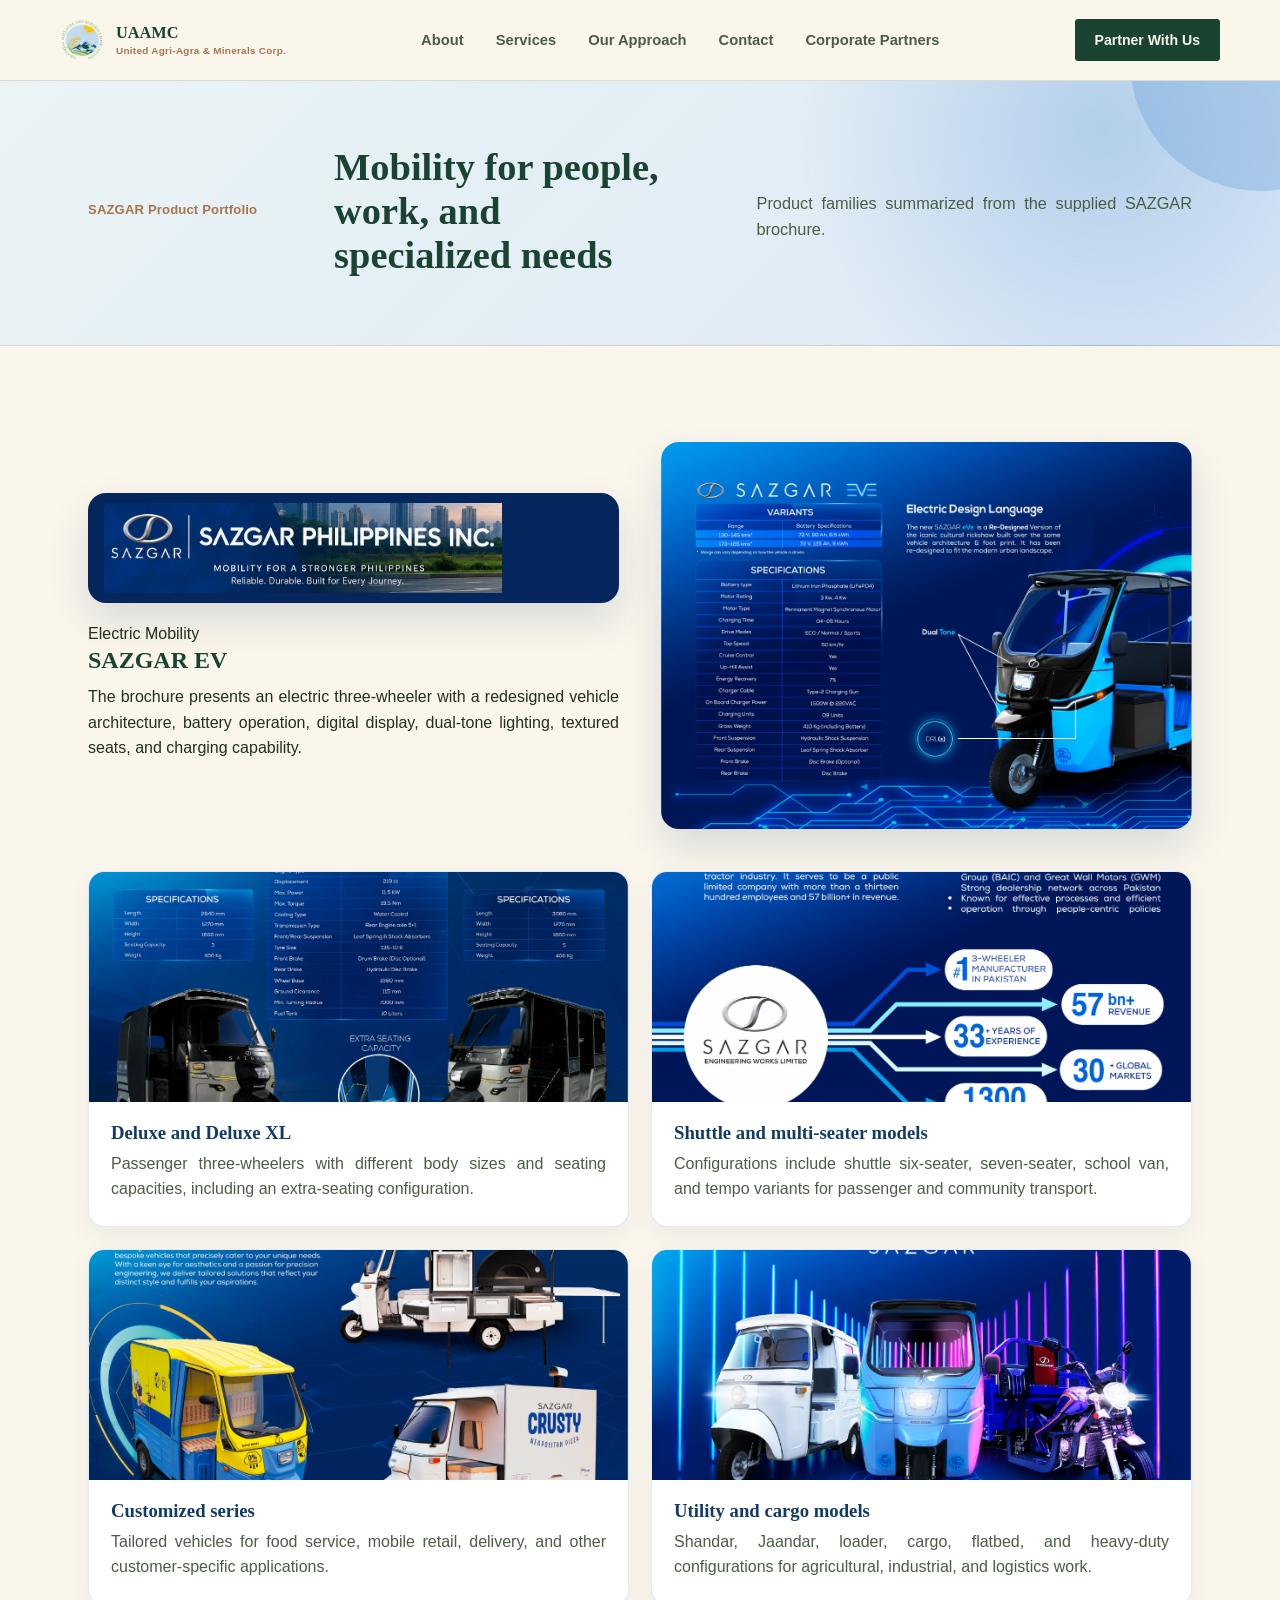
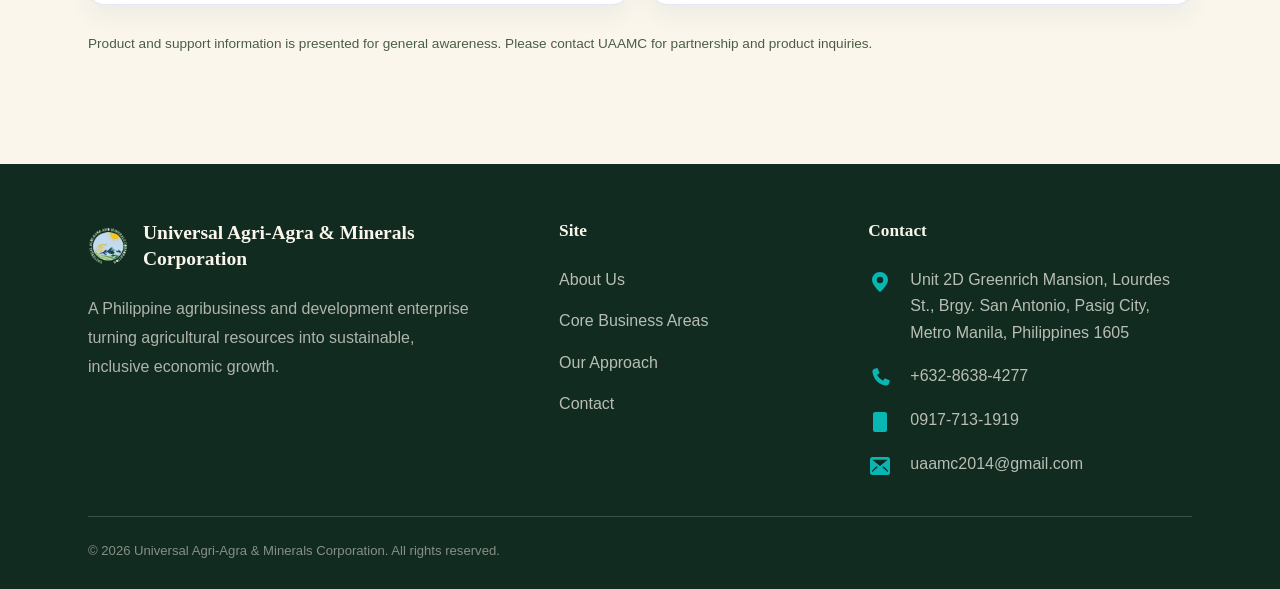
<file: sazgar-products.html>
<!DOCTYPE html>
<html lang="en"><head>
<meta charset="UTF-8"><meta name="viewport" content="width=device-width, initial-scale=1.0">
<title>SAZGAR Product Families | UAAMC</title>
<link rel="icon" type="image/png" href="assets/favicon.png"><link rel="stylesheet" href="styles.css">
</head><body class="page-partner">
<header><div class="wrap nav-row"><a href="index.html" class="brand"><img class="brand-mark" src="assets/uaamc-logo.png" alt="UAAMC logo"><span class="brand-text">UAAMC<small>United Agri-Agra & Minerals Corp.</small></span></a><nav id="site-navigation">
      <ul>
        <li><a href="about.html">About</a></li>
        <li><a href="services.html">Services</a></li>
        <li><a href="approach.html">Our Approach</a></li>
        <li><a href="contact.html">Contact</a></li>
        <li class="has-submenu">
          <a href="#" aria-haspopup="true">Corporate Partners</a>
          <ul class="submenu">
            <li><a href="sazgar.html">SAZGAR Philippines, Inc.</a></li>
            <!-- Add future corporate partners as additional submenu items here. -->
          </ul>
        </li>
      </ul>
    </nav><a href="contact.html" class="nav-cta">Partner With Us</a><button class="menu-btn" aria-label="Open menu" aria-expanded="false" aria-controls="site-navigation"><span></span><span></span><span></span></button></div></header>
<main>
<section class="page-banner"><div class="wrap"><span class="eyebrow-tag">SAZGAR Product Portfolio</span><h1>Mobility for people, work, and specialized needs</h1><p>Product families summarized from the supplied SAZGAR brochure.</p></div></section>
<section class="about"><div class="wrap">
<div class="product-intro"><div><img class="sazgar-logo" src="assets/sazgar-philippines-logo.png" alt="SAZGAR Philippines, Inc. logo"><span class="kicker">Electric Mobility</span><h2>SAZGAR EV</h2><p>The brochure presents an electric three-wheeler with a redesigned vehicle architecture, battery operation, digital display, dual-tone lighting, textured seats, and charging capability.</p></div><img src="assets/sazgar-electric.png" alt="SAZGAR electric three-wheeler"></div>
<div class="product-grid">
<article class="product-card"><img src="assets/sazgar-deluxe.png" alt="SAZGAR Deluxe and Deluxe XL"><h3>Deluxe and Deluxe XL</h3><p>Passenger three-wheelers with different body sizes and seating capacities, including an extra-seating configuration.</p></article>
<article class="product-card"><img src="assets/sazgar-company-profile.png" alt="SAZGAR company and product range"><h3>Shuttle and multi-seater models</h3><p>Configurations include shuttle six-seater, seven-seater, school van, and tempo variants for passenger and community transport.</p></article>
<article class="product-card"><img src="assets/sazgar-customized.png" alt="SAZGAR customized series"><h3>Customized series</h3><p>Tailored vehicles for food service, mobile retail, delivery, and other customer-specific applications.</p></article>
<article class="product-card"><img src="assets/sazgar-cover.png" alt="SAZGAR three-wheeler range"><h3>Utility and cargo models</h3><p>Shandar, Jaandar, loader, cargo, flatbed, and heavy-duty configurations for agricultural, industrial, and logistics work.</p></article>
</div>
<p class="source-note">Product and support information is presented for general awareness. Please contact UAAMC for partnership and product inquiries.</p>
</div></section>
</main>
<footer class="site-footer">
  <div class="wrap">
    <div class="foot-grid">
      <div class="footer-brand-column">
        <div class="foot-brand">
          <img class="brand-mark" src="assets/uaamc-logo.png" alt="UAAMC logo">
          <span>Universal Agri-Agra &amp; Minerals Corporation</span>
        </div>
        <p class="footer-description">
          A Philippine agribusiness and development enterprise turning
          agricultural resources into sustainable, inclusive economic growth.
        </p>
      </div>

      <div class="footer-site-column">
        <h4>Site</h4>
        <ul>
          <li><a href="about.html">About Us</a></li>
          <li><a href="services.html">Core Business Areas</a></li>
          <li><a href="approach.html">Our Approach</a></li>
          <li><a href="contact.html">Contact</a></li>
        </ul>
      </div>

      <div class="footer-contact-column">
        <h4>Contact</h4>
        <ul class="footer-contact">
          <li>
            <span class="contact-icon" aria-hidden="true">
              <svg viewBox="0 0 24 24" focusable="false"><path d="M12 2C7.6 2 4 5.5 4 9.7c0 5.6 8 12.3 8 12.3s8-6.7 8-12.3C20 5.5 16.4 2 12 2zm0 11.2a3.2 3.2 0 1 1 0-6.4 3.2 3.2 0 0 1 0 6.4z"/></svg>
            </span>
            <span>Unit 2D Greenrich Mansion, Lourdes St., Brgy. San Antonio, Pasig City, Metro Manila, Philippines 1605</span>
          </li>
          <li>
            <span class="contact-icon" aria-hidden="true">
              <svg viewBox="0 0 24 24" focusable="false"><path d="M6.6 2.8 9.5 2l2.1 5.1-2.5 1.8a16.7 16.7 0 0 0 5.9 5.9l1.8-2.5 5.1 2.1-.8 2.9a3 3 0 0 1-3.3 2.2C10.5 18.5 5.5 13.5 4.4 5.8a3 3 0 0 1 2.2-3z"/></svg>
            </span>
            <a href="tel:+63286384277">+632-8638-4277</a>
          </li>
          <li>
            <span class="contact-icon" aria-hidden="true">
              <svg viewBox="0 0 24 24" focusable="false"><path d="M7 2h10a2 2 0 0 1 2 2v16a2 2 0 0 1-2 2H7a2 2 0 0 1-2-2V4a2 2 0 0 1 2-2zm5 17h.01"/></svg>
            </span>
            <a href="tel:+639177131919">0917-713-1919</a>
          </li>
          <li>
            <span class="contact-icon" aria-hidden="true">
              <svg viewBox="0 0 24 24" focusable="false"><path d="M2 5.5A2.5 2.5 0 0 1 4.5 3h15A2.5 2.5 0 0 1 22 5.5v13a2.5 2.5 0 0 1-2.5 2.5h-15A2.5 2.5 0 0 1 2 18.5v-13zm2.2.2L12 12l7.8-6.3H4.2zM4 18.2l5.7-5-1.2-1L4 16.8v1.4zm16 0v-1.4l-4.5-4.6-1.2 1 5.7 5z"/></svg>
            </span>
            <a href="mailto:uaamc2014@gmail.com">uaamc2014@gmail.com</a>
          </li>
        </ul>
      </div>
    </div>
    <div class="foot-bottom">
      <span>&copy; 2026 Universal Agri-Agra &amp; Minerals Corporation. All rights reserved.</span>
      <span></span>
    </div>
  </div>
</footer>
<script src="script.js"></script></body></html>
</file>
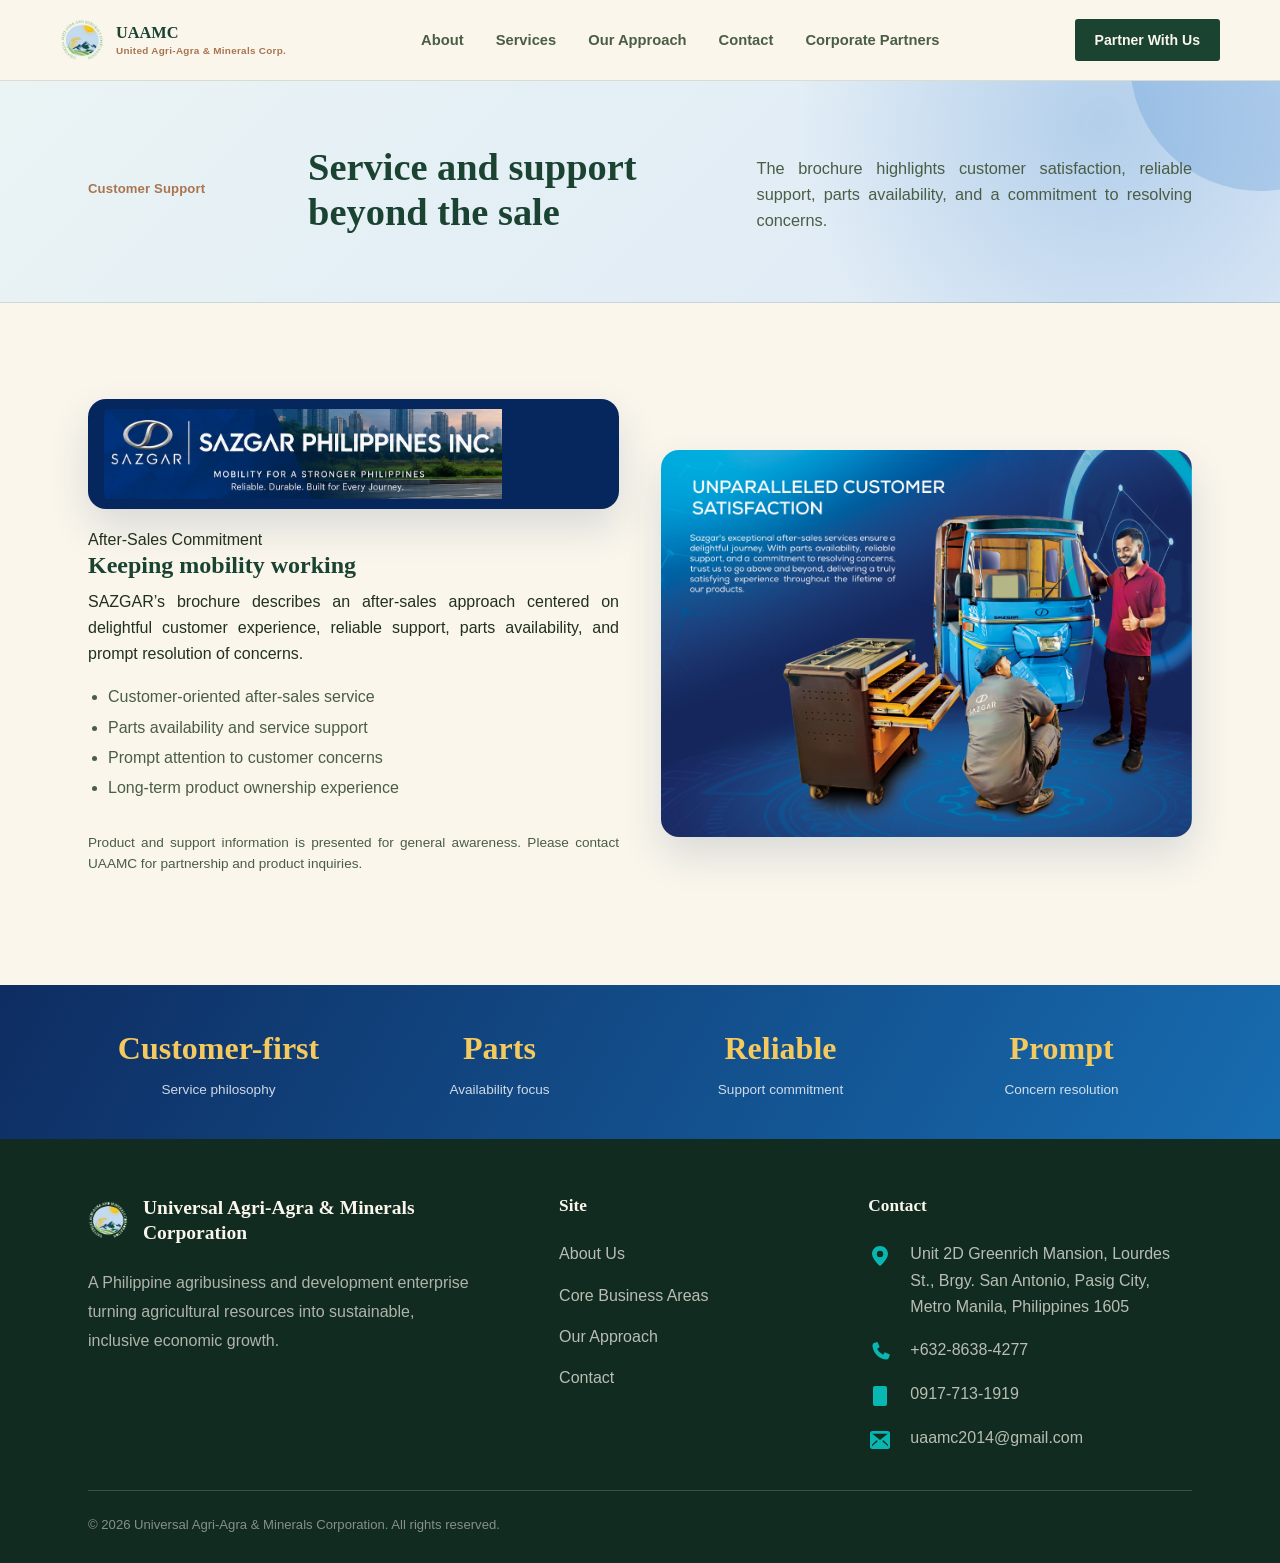
<file: sazgar-support.html>
<!DOCTYPE html>
<html lang="en"><head>
<meta charset="UTF-8"><meta name="viewport" content="width=device-width, initial-scale=1.0">
<title>SAZGAR After-Sales & Support | UAAMC</title>
<link rel="icon" type="image/png" href="assets/favicon.png"><link rel="stylesheet" href="styles.css">
</head><body class="page-partner">
<header><div class="wrap nav-row"><a href="index.html" class="brand"><img class="brand-mark" src="assets/uaamc-logo.png" alt="UAAMC logo"><span class="brand-text">UAAMC<small>United Agri-Agra & Minerals Corp.</small></span></a><nav id="site-navigation">
      <ul>
        <li><a href="about.html">About</a></li>
        <li><a href="services.html">Services</a></li>
        <li><a href="approach.html">Our Approach</a></li>
        <li><a href="contact.html">Contact</a></li>
        <li class="has-submenu">
          <a href="#" aria-haspopup="true">Corporate Partners</a>
          <ul class="submenu">
            <li><a href="sazgar.html">SAZGAR Philippines, Inc.</a></li>
            <!-- Add future corporate partners as additional submenu items here. -->
          </ul>
        </li>
      </ul>
    </nav><a href="contact.html" class="nav-cta">Partner With Us</a><button class="menu-btn" aria-label="Open menu" aria-expanded="false" aria-controls="site-navigation"><span></span><span></span><span></span></button></div></header>
<main>
<section class="page-banner"><div class="wrap"><span class="eyebrow-tag">Customer Support</span><h1>Service and support beyond the sale</h1><p>The brochure highlights customer satisfaction, reliable support, parts availability, and a commitment to resolving concerns.</p></div></section>
<section class="about"><div class="wrap support-grid">
<div><img class="sazgar-logo" src="assets/sazgar-philippines-logo.png" alt="SAZGAR Philippines, Inc. logo"><span class="kicker">After-Sales Commitment</span><h2>Keeping mobility working</h2><p>SAZGAR’s brochure describes an after-sales approach centered on delightful customer experience, reliable support, parts availability, and prompt resolution of concerns.</p><ul class="support-list"><li>Customer-oriented after-sales service</li><li>Parts availability and service support</li><li>Prompt attention to customer concerns</li><li>Long-term product ownership experience</li></ul><p class="source-note">Product and support information is presented for general awareness. Please contact UAAMC for partnership and product inquiries.</p></div>
<img src="assets/sazgar-after-sales.png" alt="SAZGAR after-sales service and customer support">
</div></section>
<section class="partner-stats"><div class="wrap stats-grid"><div><strong>Customer-first</strong><span>Service philosophy</span></div><div><strong>Parts</strong><span>Availability focus</span></div><div><strong>Reliable</strong><span>Support commitment</span></div><div><strong>Prompt</strong><span>Concern resolution</span></div></div></section>
</main>
<footer class="site-footer">
  <div class="wrap">
    <div class="foot-grid">
      <div class="footer-brand-column">
        <div class="foot-brand">
          <img class="brand-mark" src="assets/uaamc-logo.png" alt="UAAMC logo">
          <span>Universal Agri-Agra &amp; Minerals Corporation</span>
        </div>
        <p class="footer-description">
          A Philippine agribusiness and development enterprise turning
          agricultural resources into sustainable, inclusive economic growth.
        </p>
      </div>

      <div class="footer-site-column">
        <h4>Site</h4>
        <ul>
          <li><a href="about.html">About Us</a></li>
          <li><a href="services.html">Core Business Areas</a></li>
          <li><a href="approach.html">Our Approach</a></li>
          <li><a href="contact.html">Contact</a></li>
        </ul>
      </div>

      <div class="footer-contact-column">
        <h4>Contact</h4>
        <ul class="footer-contact">
          <li>
            <span class="contact-icon" aria-hidden="true">
              <svg viewBox="0 0 24 24" focusable="false"><path d="M12 2C7.6 2 4 5.5 4 9.7c0 5.6 8 12.3 8 12.3s8-6.7 8-12.3C20 5.5 16.4 2 12 2zm0 11.2a3.2 3.2 0 1 1 0-6.4 3.2 3.2 0 0 1 0 6.4z"/></svg>
            </span>
            <span>Unit 2D Greenrich Mansion, Lourdes St., Brgy. San Antonio, Pasig City, Metro Manila, Philippines 1605</span>
          </li>
          <li>
            <span class="contact-icon" aria-hidden="true">
              <svg viewBox="0 0 24 24" focusable="false"><path d="M6.6 2.8 9.5 2l2.1 5.1-2.5 1.8a16.7 16.7 0 0 0 5.9 5.9l1.8-2.5 5.1 2.1-.8 2.9a3 3 0 0 1-3.3 2.2C10.5 18.5 5.5 13.5 4.4 5.8a3 3 0 0 1 2.2-3z"/></svg>
            </span>
            <a href="tel:+63286384277">+632-8638-4277</a>
          </li>
          <li>
            <span class="contact-icon" aria-hidden="true">
              <svg viewBox="0 0 24 24" focusable="false"><path d="M7 2h10a2 2 0 0 1 2 2v16a2 2 0 0 1-2 2H7a2 2 0 0 1-2-2V4a2 2 0 0 1 2-2zm5 17h.01"/></svg>
            </span>
            <a href="tel:+639177131919">0917-713-1919</a>
          </li>
          <li>
            <span class="contact-icon" aria-hidden="true">
              <svg viewBox="0 0 24 24" focusable="false"><path d="M2 5.5A2.5 2.5 0 0 1 4.5 3h15A2.5 2.5 0 0 1 22 5.5v13a2.5 2.5 0 0 1-2.5 2.5h-15A2.5 2.5 0 0 1 2 18.5v-13zm2.2.2L12 12l7.8-6.3H4.2zM4 18.2l5.7-5-1.2-1L4 16.8v1.4zm16 0v-1.4l-4.5-4.6-1.2 1 5.7 5z"/></svg>
            </span>
            <a href="mailto:uaamc2014@gmail.com">uaamc2014@gmail.com</a>
          </li>
        </ul>
      </div>
    </div>
    <div class="foot-bottom">
      <span>&copy; 2026 Universal Agri-Agra &amp; Minerals Corporation. All rights reserved.</span>
      <span></span>
    </div>
  </div>
</footer>
<script src="script.js"></script></body></html>
</file>
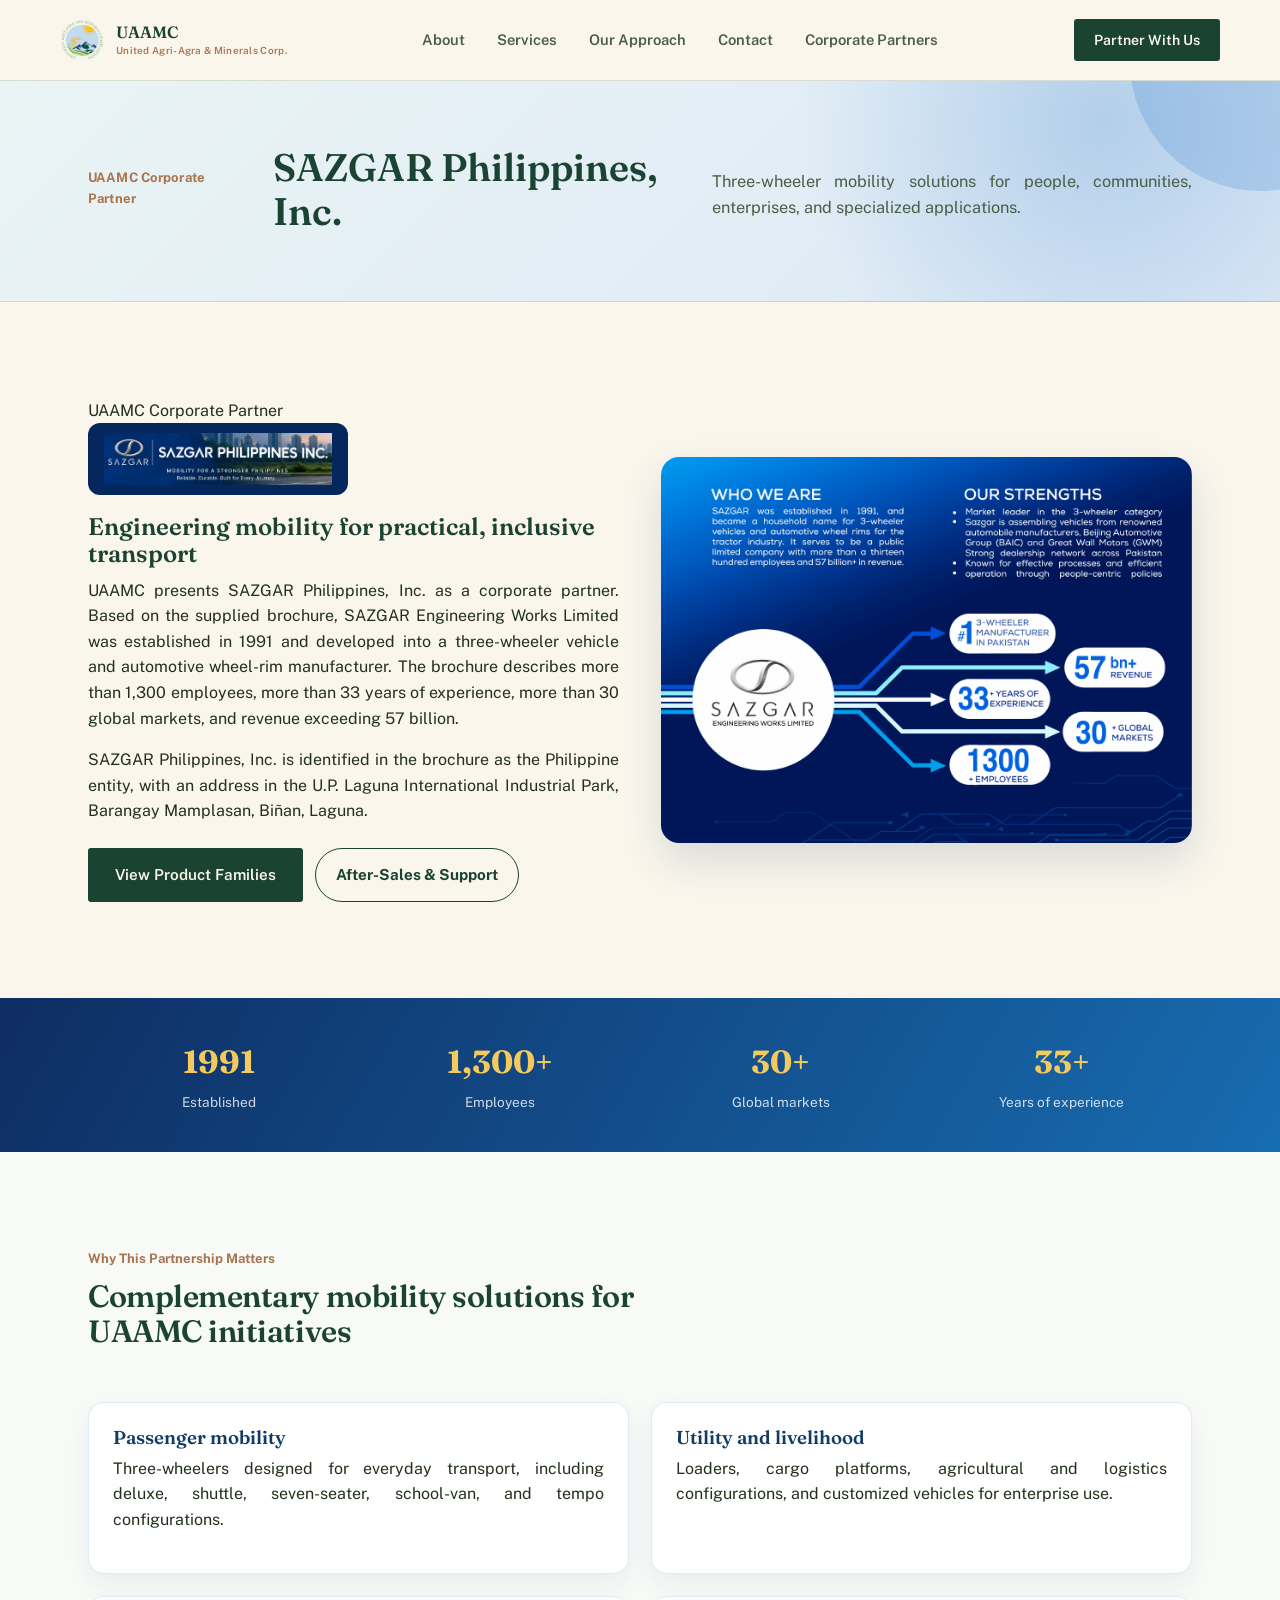
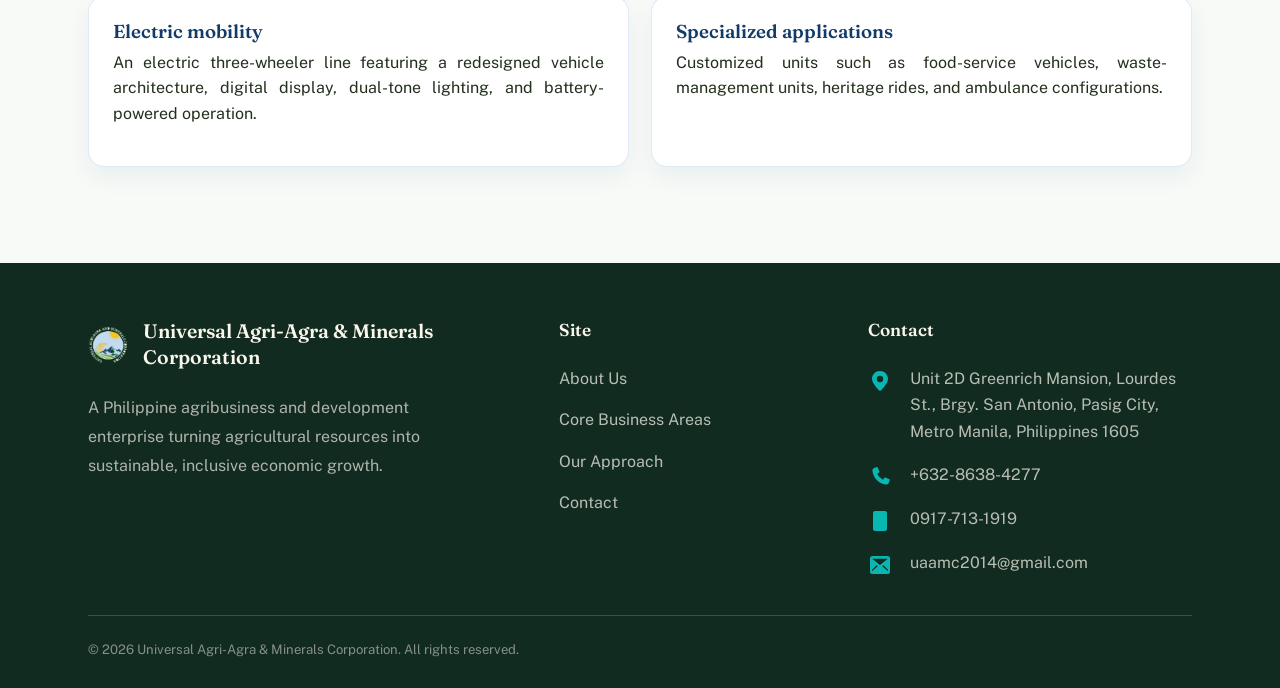
<file: sazgar.html>
<!DOCTYPE html>
<html lang="en">
<head>
<meta charset="UTF-8">
<meta name="viewport" content="width=device-width, initial-scale=1.0">
<title>SAZGAR — Corporate Partner | UAAMC</title>
<meta name="description" content="SAZGAR Philippines, Inc. — UAAMC corporate partner for three-wheeler mobility solutions.">
<link rel="preconnect" href="https://fonts.googleapis.com">
<link rel="preconnect" href="https://fonts.gstatic.com" crossorigin>
<link href="https://fonts.googleapis.com/css2?family=Fraunces:ital,opsz,wght@0,9..144,300;0,9..144,500;0,9..144,600;1,0..144,500&family=Public+Sans:wght@400;500;600;700&display=swap" rel="stylesheet">
<link rel="icon" type="image/png" href="assets/favicon.png">
<link rel="stylesheet" href="styles.css">
</head>
<body class="page-partner">
<header>
  <div class="wrap nav-row">
    <a href="index.html" class="brand">
      <img class="brand-mark" src="assets/uaamc-logo.png" alt="UAAMC logo">
      <span class="brand-text">UAAMC<small>United Agri-Agra & Minerals Corp.</small></span>
    </a>
    <nav id="site-navigation">
      <ul>
        <li><a href="about.html">About</a></li>
        <li><a href="services.html">Services</a></li>
        <li><a href="approach.html">Our Approach</a></li>
        <li><a href="contact.html">Contact</a></li>
        <li class="has-submenu">
          <a href="#" aria-haspopup="true">Corporate Partners</a>
          <ul class="submenu">
            <li><a href="sazgar.html">SAZGAR Philippines, Inc.</a></li>
            <!-- Add future corporate partners as additional submenu items here. -->
          </ul>
        </li>
      </ul>
    </nav>
    <a href="contact.html" class="nav-cta">Partner With Us</a>
    <button class="menu-btn" aria-label="Open menu" aria-expanded="false" aria-controls="site-navigation"><span></span><span></span><span></span></button>
  </div>
</header>
<main>
<section class="page-banner">
  <div class="wrap">
    <span class="eyebrow-tag">UAAMC Corporate Partner</span>
    <h1>SAZGAR Philippines, Inc.</h1>
    <p>Three-wheeler mobility solutions for people, communities, enterprises, and specialized applications.</p>
  </div>
</section>

<section class="about">
  <div class="wrap partner-intro">
    <div>
      <span class="kicker">UAAMC Corporate Partner</span>
      <img class="sazgar-logo" src="assets/sazgar-philippines-logo.png" alt="SAZGAR Philippines, Inc. logo">
      <h2>Engineering mobility for practical, inclusive transport</h2>
      <p>UAAMC presents SAZGAR Philippines, Inc. as a corporate partner. Based on the supplied brochure, SAZGAR Engineering Works Limited was established in 1991 and developed into a three-wheeler vehicle and automotive wheel-rim manufacturer. The brochure describes more than 1,300 employees, more than 33 years of experience, more than 30 global markets, and revenue exceeding 57 billion.</p>
      <p>SAZGAR Philippines, Inc. is identified in the brochure as the Philippine entity, with an address in the U.P. Laguna International Industrial Park, Barangay Mamplasan, Biñan, Laguna.</p>
      <div class="partner-links">
        <a class="btn btn-primary" href="sazgar-products.html">View Product Families</a>
        <a class="btn btn-secondary" href="sazgar-support.html">After-Sales & Support</a>
      </div>
    </div>
    <img class="partner-hero-image" src="assets/sazgar-company-profile.png" alt="SAZGAR company profile and global footprint">
  </div>
</section>

<section class="partner-stats">
  <div class="wrap stats-grid">
    <div><strong>1991</strong><span>Established</span></div>
    <div><strong>1,300+</strong><span>Employees</span></div>
    <div><strong>30+</strong><span>Global markets</span></div>
    <div><strong>33+</strong><span>Years of experience</span></div>
  </div>
</section>

<section class="about partner-highlight">
  <div class="wrap">
    <div class="section-head">
      <span class="kicker">Why This Partnership Matters</span>
      <h2>Complementary mobility solutions for UAAMC initiatives</h2>
    </div>
    <div class="feature-grid">
      <article><h3>Passenger mobility</h3><p>Three-wheelers designed for everyday transport, including deluxe, shuttle, seven-seater, school-van, and tempo configurations.</p></article>
      <article><h3>Utility and livelihood</h3><p>Loaders, cargo platforms, agricultural and logistics configurations, and customized vehicles for enterprise use.</p></article>
      <article><h3>Electric mobility</h3><p>An electric three-wheeler line featuring a redesigned vehicle architecture, digital display, dual-tone lighting, and battery-powered operation.</p></article>
      <article><h3>Specialized applications</h3><p>Customized units such as food-service vehicles, waste-management units, heritage rides, and ambulance configurations.</p></article>
    </div>
  </div>
</section>
</main>
<footer class="site-footer">
  <div class="wrap">
    <div class="foot-grid">
      <div class="footer-brand-column">
        <div class="foot-brand">
          <img class="brand-mark" src="assets/uaamc-logo.png" alt="UAAMC logo">
          <span>Universal Agri-Agra &amp; Minerals Corporation</span>
        </div>
        <p class="footer-description">
          A Philippine agribusiness and development enterprise turning
          agricultural resources into sustainable, inclusive economic growth.
        </p>
      </div>

      <div class="footer-site-column">
        <h4>Site</h4>
        <ul>
          <li><a href="about.html">About Us</a></li>
          <li><a href="services.html">Core Business Areas</a></li>
          <li><a href="approach.html">Our Approach</a></li>
          <li><a href="contact.html">Contact</a></li>
        </ul>
      </div>

      <div class="footer-contact-column">
        <h4>Contact</h4>
        <ul class="footer-contact">
          <li>
            <span class="contact-icon" aria-hidden="true">
              <svg viewBox="0 0 24 24" focusable="false"><path d="M12 2C7.6 2 4 5.5 4 9.7c0 5.6 8 12.3 8 12.3s8-6.7 8-12.3C20 5.5 16.4 2 12 2zm0 11.2a3.2 3.2 0 1 1 0-6.4 3.2 3.2 0 0 1 0 6.4z"/></svg>
            </span>
            <span>Unit 2D Greenrich Mansion, Lourdes St., Brgy. San Antonio, Pasig City, Metro Manila, Philippines 1605</span>
          </li>
          <li>
            <span class="contact-icon" aria-hidden="true">
              <svg viewBox="0 0 24 24" focusable="false"><path d="M6.6 2.8 9.5 2l2.1 5.1-2.5 1.8a16.7 16.7 0 0 0 5.9 5.9l1.8-2.5 5.1 2.1-.8 2.9a3 3 0 0 1-3.3 2.2C10.5 18.5 5.5 13.5 4.4 5.8a3 3 0 0 1 2.2-3z"/></svg>
            </span>
            <a href="tel:+63286384277">+632-8638-4277</a>
          </li>
          <li>
            <span class="contact-icon" aria-hidden="true">
              <svg viewBox="0 0 24 24" focusable="false"><path d="M7 2h10a2 2 0 0 1 2 2v16a2 2 0 0 1-2 2H7a2 2 0 0 1-2-2V4a2 2 0 0 1 2-2zm5 17h.01"/></svg>
            </span>
            <a href="tel:+639177131919">0917-713-1919</a>
          </li>
          <li>
            <span class="contact-icon" aria-hidden="true">
              <svg viewBox="0 0 24 24" focusable="false"><path d="M2 5.5A2.5 2.5 0 0 1 4.5 3h15A2.5 2.5 0 0 1 22 5.5v13a2.5 2.5 0 0 1-2.5 2.5h-15A2.5 2.5 0 0 1 2 18.5v-13zm2.2.2L12 12l7.8-6.3H4.2zM4 18.2l5.7-5-1.2-1L4 16.8v1.4zm16 0v-1.4l-4.5-4.6-1.2 1 5.7 5z"/></svg>
            </span>
            <a href="mailto:uaamc2014@gmail.com">uaamc2014@gmail.com</a>
          </li>
        </ul>
      </div>
    </div>
    <div class="foot-bottom">
      <span>&copy; 2026 Universal Agri-Agra &amp; Minerals Corporation. All rights reserved.</span>
      <span></span>
    </div>
  </div>
</footer>
<script src="script.js"></script>
</body>
</html>
</file>
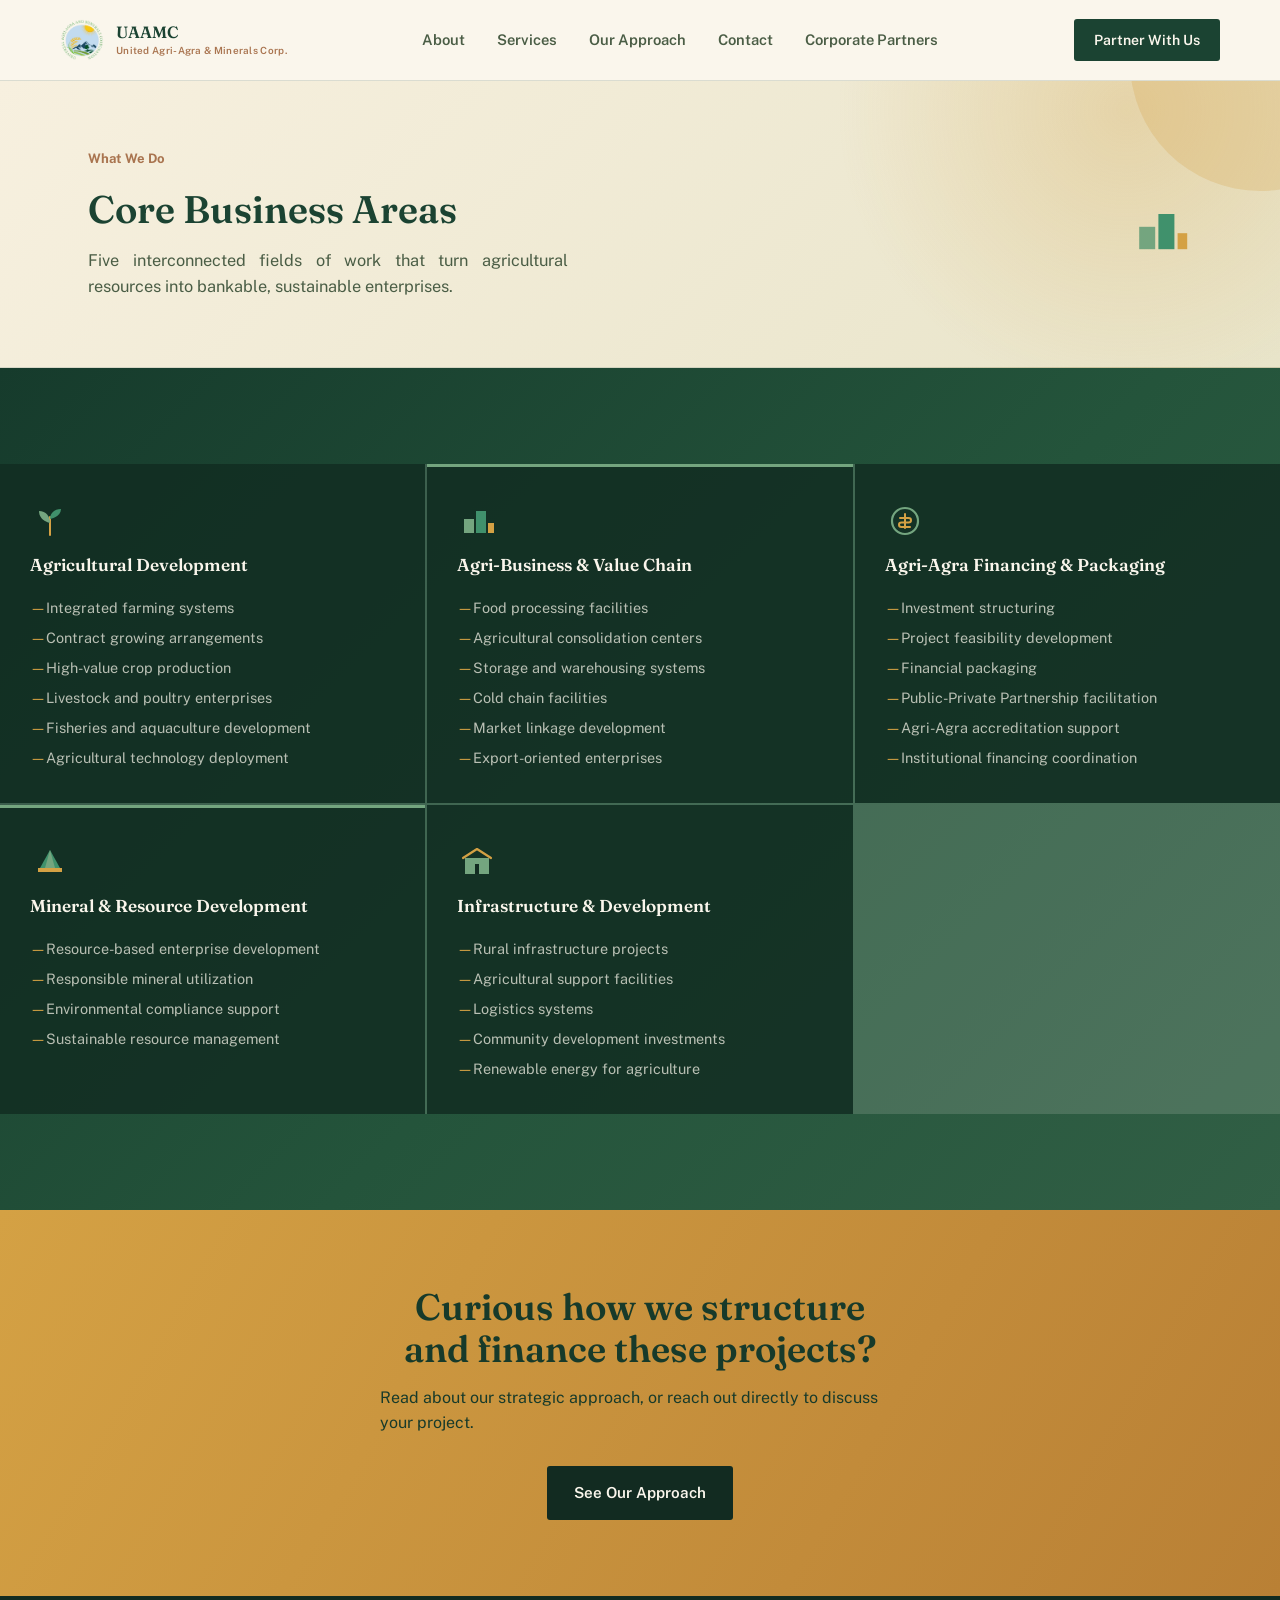
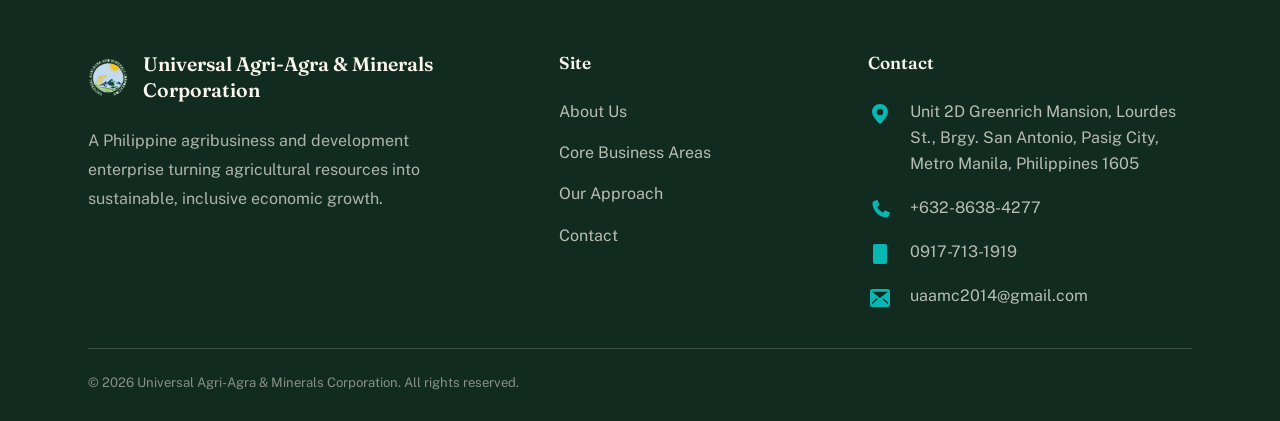
<file: services.html>
<!DOCTYPE html>
<html lang="en">
<head>
<meta charset="UTF-8">
<meta name="viewport" content="width=device-width, initial-scale=1.0">
<title>Core Business Areas — UAAMC</title>
<meta name="description" content="UAAMC's five core business areas: agricultural development, value chain, financing, minerals, and infrastructure.">
<link rel="preconnect" href="https://fonts.googleapis.com">
<link rel="preconnect" href="https://fonts.gstatic.com" crossorigin>
<link href="https://fonts.googleapis.com/css2?family=Fraunces:ital,opsz,wght@0,9..144,300;0,9..144,500;0,9..144,600;1,9..144,500&family=Public+Sans:wght@400;500;600;700&display=swap" rel="stylesheet">
<link rel="icon" type="image/png" href="assets/favicon.png">
<link rel="stylesheet" href="styles.css">
</head>
<body class="page-services">

<header>
  <div class="wrap nav-row">
    <a href="index.html" class="brand">
      <img class="brand-mark" src="assets/uaamc-logo.png" alt="UAAMC logo">
      <span class="brand-text">UAAMC<small>United Agri-Agra & Minerals Corp.</small></span>
    </a>
    <nav id="site-navigation">
      <ul>
        <li><a href="about.html">About</a></li>
        <li><a href="services.html">Services</a></li>
        <li><a href="approach.html">Our Approach</a></li>
        <li><a href="contact.html">Contact</a></li>
        <li class="has-submenu">
          <a href="#" aria-haspopup="true">Corporate Partners</a>
          <ul class="submenu">
            <li><a href="sazgar.html">SAZGAR Philippines, Inc.</a></li>
            <!-- Add future corporate partners as additional submenu items here. -->
          </ul>
        </li>
      </ul>
    </nav>
    <a href="contact.html" class="nav-cta">Partner With Us</a>
    <button class="menu-btn" aria-label="Open menu" aria-expanded="false" aria-controls="site-navigation"><span></span><span></span><span></span></button>
  </div>
</header>

<main>
  <section class="page-banner">
    <div class="wrap">
      <div>
        <span class="eyebrow-tag">What We Do</span>
        <h1>Core Business Areas</h1>
        <p>Five interconnected fields of work that turn agricultural resources into bankable, sustainable enterprises.</p>
      </div>
      <svg class="icon-badge" viewBox="0 0 40 40" fill="none" xmlns="http://www.w3.org/2000/svg" aria-hidden="true">
        <rect x="7" y="18" width="10" height="14" fill="#74A57F"/>
        <rect x="19" y="10" width="10" height="22" fill="#40916C"/>
        <rect x="31" y="22" width="6" height="10" fill="#D4A144"/>
      </svg>
    </div>
  </section>

  <section class="services">
    <div class="wrap">
    </div>
    <div class="service-grid">

      <div class="service-card">
        <svg class="icon" viewBox="0 0 40 40" fill="none" xmlns="http://www.w3.org/2000/svg" aria-hidden="true">
          <path d="M20 34V16" stroke="#D4A144" stroke-width="2" stroke-linecap="round"/>
          <path d="M20 22C20 22 9 20 9 10C16 10 20 15 20 22Z" fill="#74A57F"/>
          <path d="M20 18C20 18 31 16 31 8C24 8 20 12.5 20 18Z" fill="#40916C"/>
        </svg>
        <h3>Agricultural Development</h3>
        <ul>
          <li>Integrated farming systems</li>
          <li>Contract growing arrangements</li>
          <li>High-value crop production</li>
          <li>Livestock and poultry enterprises</li>
          <li>Fisheries and aquaculture development</li>
          <li>Agricultural technology deployment</li>
        </ul>
      </div>

      <div class="service-card">
        <svg class="icon" viewBox="0 0 40 40" fill="none" xmlns="http://www.w3.org/2000/svg" aria-hidden="true">
          <rect x="7" y="18" width="10" height="14" fill="#74A57F"/>
          <rect x="19" y="10" width="10" height="22" fill="#40916C"/>
          <rect x="31" y="22" width="6" height="10" fill="#D4A144"/>
        </svg>
        <h3>Agri-Business & Value Chain</h3>
        <ul>
          <li>Food processing facilities</li>
          <li>Agricultural consolidation centers</li>
          <li>Storage and warehousing systems</li>
          <li>Cold chain facilities</li>
          <li>Market linkage development</li>
          <li>Export-oriented enterprises</li>
        </ul>
      </div>

      <div class="service-card">
        <svg class="icon" viewBox="0 0 40 40" fill="none" xmlns="http://www.w3.org/2000/svg" aria-hidden="true">
          <circle cx="20" cy="20" r="13" stroke="#74A57F" stroke-width="2.2"/>
          <path d="M20 13V27M15 17H23.5C25 17 26 17.9 26 19.2C26 20.5 25 21.5 23.5 21.5H16.5C15 21.5 14 22.4 14 23.7C14 25 15 26 16.5 26H25" stroke="#D4A144" stroke-width="2" stroke-linecap="round"/>
        </svg>
        <h3>Agri-Agra Financing & Packaging</h3>
        <ul>
          <li>Investment structuring</li>
          <li>Project feasibility development</li>
          <li>Financial packaging</li>
          <li>Public-Private Partnership facilitation</li>
          <li>Agri-Agra accreditation support</li>
          <li>Institutional financing coordination</li>
        </ul>
      </div>

      <div class="service-card">
        <svg class="icon" viewBox="0 0 40 40" fill="none" xmlns="http://www.w3.org/2000/svg" aria-hidden="true">
          <path d="M20 8L30 26H10L20 8Z" fill="#40916C"/>
          <path d="M20 8L25 26H15L20 8Z" fill="#74A57F"/>
          <rect x="8" y="26" width="24" height="4" fill="#D4A144"/>
        </svg>
        <h3>Mineral & Resource Development</h3>
        <ul>
          <li>Resource-based enterprise development</li>
          <li>Responsible mineral utilization</li>
          <li>Environmental compliance support</li>
          <li>Sustainable resource management</li>
        </ul>
      </div>

      <div class="service-card">
        <svg class="icon" viewBox="0 0 40 40" fill="none" xmlns="http://www.w3.org/2000/svg" aria-hidden="true">
          <rect x="8" y="16" width="24" height="16" fill="#74A57F"/>
          <path d="M6 16L20 7L34 16" stroke="#D4A144" stroke-width="2.2" stroke-linecap="round" stroke-linejoin="round" fill="none"/>
          <rect x="18" y="22" width="4" height="10" fill="#122B21"/>
        </svg>
        <h3>Infrastructure & Development</h3>
        <ul>
          <li>Rural infrastructure projects</li>
          <li>Agricultural support facilities</li>
          <li>Logistics systems</li>
          <li>Community development investments</li>
          <li>Renewable energy for agriculture</li>
        </ul>
      </div>

    </div>
  </section>

  <section class="cta-band">
    <div class="wrap">
      <h2>Curious how we structure and finance these projects?</h2>
      <p>Read about our strategic approach, or reach out directly to discuss your project.</p>
      <a href="approach.html" class="btn btn-primary">See Our Approach</a>
    </div>
  </section>
</main>

<footer class="site-footer">
  <div class="wrap">
    <div class="foot-grid">
      <div class="footer-brand-column">
        <div class="foot-brand">
          <img class="brand-mark" src="assets/uaamc-logo.png" alt="UAAMC logo">
          <span>Universal Agri-Agra &amp; Minerals Corporation</span>
        </div>
        <p class="footer-description">
          A Philippine agribusiness and development enterprise turning
          agricultural resources into sustainable, inclusive economic growth.
        </p>
      </div>

      <div class="footer-site-column">
        <h4>Site</h4>
        <ul>
          <li><a href="about.html">About Us</a></li>
          <li><a href="services.html">Core Business Areas</a></li>
          <li><a href="approach.html">Our Approach</a></li>
          <li><a href="contact.html">Contact</a></li>
        </ul>
      </div>

      <div class="footer-contact-column">
        <h4>Contact</h4>
        <ul class="footer-contact">
          <li>
            <span class="contact-icon" aria-hidden="true">
              <svg viewBox="0 0 24 24" focusable="false"><path d="M12 2C7.6 2 4 5.5 4 9.7c0 5.6 8 12.3 8 12.3s8-6.7 8-12.3C20 5.5 16.4 2 12 2zm0 11.2a3.2 3.2 0 1 1 0-6.4 3.2 3.2 0 0 1 0 6.4z"/></svg>
            </span>
            <span>Unit 2D Greenrich Mansion, Lourdes St., Brgy. San Antonio, Pasig City, Metro Manila, Philippines 1605</span>
          </li>
          <li>
            <span class="contact-icon" aria-hidden="true">
              <svg viewBox="0 0 24 24" focusable="false"><path d="M6.6 2.8 9.5 2l2.1 5.1-2.5 1.8a16.7 16.7 0 0 0 5.9 5.9l1.8-2.5 5.1 2.1-.8 2.9a3 3 0 0 1-3.3 2.2C10.5 18.5 5.5 13.5 4.4 5.8a3 3 0 0 1 2.2-3z"/></svg>
            </span>
            <a href="tel:+63286384277">+632-8638-4277</a>
          </li>
          <li>
            <span class="contact-icon" aria-hidden="true">
              <svg viewBox="0 0 24 24" focusable="false"><path d="M7 2h10a2 2 0 0 1 2 2v16a2 2 0 0 1-2 2H7a2 2 0 0 1-2-2V4a2 2 0 0 1 2-2zm5 17h.01"/></svg>
            </span>
            <a href="tel:+639177131919">0917-713-1919</a>
          </li>
          <li>
            <span class="contact-icon" aria-hidden="true">
              <svg viewBox="0 0 24 24" focusable="false"><path d="M2 5.5A2.5 2.5 0 0 1 4.5 3h15A2.5 2.5 0 0 1 22 5.5v13a2.5 2.5 0 0 1-2.5 2.5h-15A2.5 2.5 0 0 1 2 18.5v-13zm2.2.2L12 12l7.8-6.3H4.2zM4 18.2l5.7-5-1.2-1L4 16.8v1.4zm16 0v-1.4l-4.5-4.6-1.2 1 5.7 5z"/></svg>
            </span>
            <a href="mailto:uaamc2014@gmail.com">uaamc2014@gmail.com</a>
          </li>
        </ul>
      </div>
    </div>
    <div class="foot-bottom">
      <span>&copy; 2026 Universal Agri-Agra &amp; Minerals Corporation. All rights reserved.</span>
      <span></span>
    </div>
  </div>
</footer>

  <script src="script.js"></script>
</body>
</html>
</file>
<file: styles.css>
:root{
  --forest:#1B4332;
  --forest-deep:#122B21;
  --leaf:#40916C;
  --leaf-light:#74A57F;
  --earth:#A9744F;
  --earth-light:#C79766;
  --gold:#D4A144;
  --cream:#FAF6EC;
  --cream-alt:#F1E8D6;
  --ink:#22301D;
  --ink-soft:#4A5D45;
  --line:rgba(27,67,50,0.14);
  --max:1160px;
}

*{box-sizing:border-box;}
html{scroll-behavior:smooth;}
body{
  margin:0;
  background:var(--cream);
  color:var(--ink);
  font-family:'Public Sans', sans-serif;
  font-size:16px;
  line-height:1.6;
  -webkit-font-smoothing:antialiased;
}
h1,h2,h3,h4{
  font-family:'Fraunces', serif;
  color:var(--forest);
  margin:0 0 0.4em 0;
  line-height:1.15;
  font-weight:600;
}
p{margin:0 0 1em 0; text-align:justify; text-justify:inter-word;}
a{color:inherit;}

/* ---------- Paragraph typography ---------- */
/* Full justification is used across page paragraphs for a more formal,
   balanced editorial appearance. Short display copy remains natural. */
.hero .tagline,
.cta-band p,
.footer-brand p,
.footer-description,
.section-head p {
  text-align: left;
}

img,svg{display:block; max-width:100%;}
.wrap{max-width:var(--max); margin:0 auto; padding:0 28px;}
section{padding:96px 0;}
ul{margin:0; padding:0;}

a:focus-visible, button:focus-visible{
  outline:3px solid var(--gold);
  outline-offset:2px;
}

@media (prefers-reduced-motion: reduce){
  *{animation:none !important; transition:none !important;}
}

/* ---------- Header ---------- */
header{
  position:sticky; top:0; z-index:50;
  background:rgba(250,246,236,0.92);
  backdrop-filter:blur(8px);
  border-bottom:1px solid var(--line);
}
.nav-row{
  display:flex; align-items:center; justify-content:space-between;
  padding:18px 0;
}
.brand{
  display:flex; align-items:center; gap:12px;
  text-decoration:none;
}
.brand-mark{width:44px; height:44px; flex-shrink:0; object-fit:contain;}
.brand-text{font-family:'Fraunces', serif; font-weight:600; color:var(--forest); font-size:1.02rem; line-height:1.2;}
.brand-text small{display:block; font-family:'Public Sans',sans-serif; font-weight:600; font-size:0.62rem; letter-spacing:0.03em; color:var(--earth); margin-top:2px;}

nav ul{display:flex; gap:32px; list-style:none;}
nav li{position:relative;}
nav a{
  text-decoration:none; color:var(--ink-soft); font-weight:600; font-size:0.92rem;
  padding:4px 0; border-bottom:2px solid transparent;
}
nav a:hover{color:var(--forest); border-color:var(--gold);}
nav a[aria-current="page"]{color:var(--forest); border-color:var(--earth);}
nav .submenu{
  display:none; position:absolute; top:calc(100% + 18px); right:0; min-width:235px;
  padding:12px 0; background:var(--cream); border:1px solid var(--line);
  box-shadow:0 12px 24px rgba(18,43,33,0.10); flex-direction:column; gap:0; z-index:60;
}
nav .submenu li{padding:0;}
nav .submenu a{display:block; padding:10px 18px; white-space:nowrap; border:0;}
nav .has-submenu:hover > .submenu, nav .has-submenu:focus-within > .submenu{display:flex;}
.nav-cta{
  background:var(--forest); color:var(--cream); padding:10px 20px; border-radius:3px;
  font-weight:600; font-size:0.88rem; text-decoration:none; white-space:nowrap;
  transition:background 0.15s ease;
}
.nav-cta:hover{background:var(--leaf);}
.menu-btn{display:none; background:none; border:none; cursor:pointer; padding:6px;}
.menu-btn span{display:block; width:24px; height:2px; background:var(--forest); margin:5px 0;}

/* ---------- Hero (home page) ---------- */
/* Extra bottom spacing keeps the CTA buttons clear of the next section boundary. */
.hero{
  padding:72px 0 32px 0;
  background:linear-gradient(180deg, var(--cream) 0%, var(--cream-alt) 100%);
  overflow:hidden;
}
.hero .wrap{
  display:grid; grid-template-columns:1.05fr 0.95fr; gap:56px; align-items:center;
}
.eyebrow-tag{
  display:inline-block; color:var(--earth); font-weight:700; font-size:0.82rem;
  margin-bottom:18px; letter-spacing:0.01em;
}
.hero h1{
  font-size:clamp(2.2rem, 3.6vw, 3.05rem);
  font-weight:600;
  max-width:12ch;
}
.hero .tagline{
  font-family:'Fraunces', serif; font-style:italic; font-weight:500;
  color:var(--leaf); font-size:1.22rem; margin:14px 0 20px 0;
}
.hero p.lead{
  color:var(--ink-soft); font-size:1.05rem; max-width:46ch; margin-bottom:30px;
}
.hero-ctas{display:flex; gap:16px; flex-wrap:wrap;}
.btn{
  display:inline-flex; align-items:center; gap:8px;
  padding:14px 26px; border-radius:3px; font-weight:600; font-size:0.95rem;
  text-decoration:none; border:1.5px solid transparent; cursor:pointer;
  transition:transform 0.12s ease, background 0.15s ease;
}
.btn-primary{background:var(--forest); color:var(--cream);}
.btn-primary:hover{background:var(--leaf);}
.btn-outline{border-color:var(--forest); color:var(--forest);}
.btn-outline:hover{background:var(--forest); color:var(--cream);}

.hero-art{width:100%; height:auto;}

/* ---------- Page banner (inner pages) ---------- */
.page-banner{
  padding:64px 0 52px 0;
  background:linear-gradient(180deg, var(--cream) 0%, var(--cream-alt) 100%);
  border-bottom:1px solid var(--line);
}
.page-banner .wrap{
  display:flex; align-items:center; justify-content:space-between; gap:40px;
}
.page-banner h1{font-size:clamp(1.9rem, 3vw, 2.5rem); max-width:14ch;}
.page-banner p{color:var(--ink-soft); font-size:1.02rem; max-width:48ch; margin-top:10px;}
.page-banner .icon-badge{width:64px; height:64px; flex-shrink:0;}

/* ---------- Section headers ---------- */
.section-head{max-width:640px; margin-bottom:52px;}
.section-head .kicker{
  color:var(--earth); font-weight:700; font-size:0.82rem; display:block; margin-bottom:10px;
}
.section-head h2{font-size:clamp(1.7rem, 2.4vw, 2.2rem);}
.section-head p{color:var(--ink-soft); font-size:1.02rem; margin-top:12px;}

.link-more{
  display:inline-flex; align-items:center; gap:8px;
  color:var(--earth); font-weight:700; font-size:0.94rem; text-decoration:none;
  border-bottom:1.5px solid var(--earth-light); padding-bottom:2px;
}
.link-more:hover{color:var(--forest); border-color:var(--forest);}
.link-more svg{width:16px; height:16px;}

/* ---------- About ---------- */
.about{background:var(--cream);}
.about-grid{
  display:grid; grid-template-columns:1fr 1fr; gap:64px; align-items:start;
}
.about-copy p{color:var(--ink-soft); font-size:1.02rem;}
.vm-stack{display:flex; flex-direction:column; gap:22px;}
.vm-card{
  background:var(--cream-alt);
  border-left:3px solid var(--leaf);
  padding:26px 28px;
}
.vm-card.mission{border-left-color:var(--earth);}
.vm-card h3{font-size:1.15rem; margin-bottom:10px;}
.vm-card p{color:var(--ink-soft); font-size:0.97rem; margin:0;}
.vm-card ul{list-style:none; margin-top:4px;}
.vm-card li{
  color:var(--ink-soft); font-size:0.95rem; padding:6px 0 6px 20px; position:relative;
}
.vm-card li::before{
  content:""; position:absolute; left:0; top:15px; width:6px; height:6px;
  background:var(--earth); border-radius:50%;
}

/* ---------- Home teasers ---------- */
.teaser{background:var(--cream);}
.teaser-copy{max-width:640px;}
.teaser-copy p{color:var(--ink-soft); font-size:1.02rem;}

.teaser-grid{
  display:grid; grid-template-columns:repeat(5, 1fr); gap:2px;
  background:rgba(27,67,50,0.1); margin-top:44px;
}
.teaser-card{
  background:var(--cream-alt);
  padding:26px 18px; text-align:center; text-decoration:none;
  display:flex; flex-direction:column; align-items:center; gap:12px;
  transition:background 0.15s ease;
}
.teaser-card:hover{background:#E9DCC0;}
.teaser-card .icon{width:32px; height:32px;}
.teaser-card span{font-size:0.85rem; font-weight:600; color:var(--forest); line-height:1.3;}

.approach-teaser{background:var(--cream-alt);}
.approach-teaser-grid{display:grid; grid-template-columns:1fr 1fr; gap:56px; align-items:center;}
.approach-teaser .chip-list{margin-top:20px;}

/* ---------- Core Business Areas ---------- */
.services{background:var(--forest); color:var(--cream);}
.services .section-head h2{color:var(--cream);}
.services .section-head p{color:rgba(250,246,236,0.75);}
.services .kicker{color:var(--gold);}
.service-grid{
  display:grid; grid-template-columns:repeat(3, 1fr); gap:2px;
  background:rgba(250,246,236,0.14);
}
.service-card{
  background:var(--forest-deep);
  padding:34px 30px;
  display:flex; flex-direction:column; gap:14px;
}
.service-card .icon{width:40px; height:40px;}
.service-card h3{color:var(--cream); font-size:1.08rem;}
.service-card ul{list-style:none; display:flex; flex-direction:column; gap:7px;}
.service-card li{
  color:rgba(250,246,236,0.72); font-size:0.9rem; padding-left:16px; position:relative;
}
.service-card li::before{
  content:"—"; position:absolute; left:0; color:var(--gold);
}

/* ---------- Strategic Advantage ---------- */
.advantage{background:var(--cream-alt);}
.adv-row{
  display:grid; grid-template-columns:repeat(6, 1fr); gap:0;
  border-top:1px solid var(--line);
}
.adv-item{
  padding:28px 18px; border-right:1px solid var(--line); border-bottom:1px solid var(--line);
  text-align:center;
}
.adv-item:last-child{border-right:none;}
.adv-item .icon{width:32px; height:32px; margin:0 auto 14px auto;}
.adv-item p{font-size:0.86rem; font-weight:600; color:var(--forest); margin:0; line-height:1.35;}

/* ---------- Philosophy / Commitment ---------- */
.philosophy{background:var(--cream);}
.phil-grid{display:grid; grid-template-columns:1fr 1fr; gap:64px;}
.phil-block h3{font-size:1.28rem; margin-bottom:8px;}
.phil-block > p{color:var(--ink-soft); margin-bottom:22px; font-size:0.97rem;}
.chip-list{display:flex; flex-wrap:wrap; gap:10px;}
.chip{
  padding:9px 16px; border:1.5px solid var(--leaf); color:var(--forest);
  border-radius:100px; font-size:0.87rem; font-weight:600;
}
.phil-block.commitment .chip{border-color:var(--earth);}

/* ---------- Contact page ---------- */
.contact-grid{display:grid; grid-template-columns:1fr 1fr; gap:64px; align-items:start;}
.contact-card{background:var(--cream-alt); padding:30px 32px;}
.contact-card h3{font-size:1.1rem; margin-bottom:16px;}
.contact-rows{display:flex; flex-direction:column; gap:16px;}
.contact-row{display:flex; gap:14px; align-items:flex-start;}
.contact-row .icon{width:22px; height:22px; flex-shrink:0; margin-top:2px;}
.contact-row div p{margin:0; color:var(--ink-soft); font-size:0.95rem;}
.contact-row div .label{font-weight:700; color:var(--forest); font-size:0.85rem; display:block; margin-bottom:2px;}
.contact-note{
  border-left:3px solid var(--gold); background:var(--cream-alt); padding:20px 24px;
  color:var(--ink-soft); font-size:0.95rem; margin-top:24px;
}

/* ---------- Contact / Footer CTA band ---------- */
.cta-band{
  background:var(--earth); color:var(--cream); text-align:center; padding:76px 0;
}
.cta-band h2{color:var(--cream); font-size:clamp(1.7rem,3vw,2.3rem); max-width:20ch; margin:0 auto 14px auto;}
.cta-band p{color:rgba(250,246,236,0.85); max-width:52ch; margin:0 auto 30px auto;}
.cta-band .btn-primary{background:var(--forest-deep);}
.cta-band .btn-primary:hover{background:var(--forest);}

/* ---------- Footer ---------- */
.site-footer{background:var(--forest-deep);color:rgba(250,246,236,.72);padding:56px 0 28px;}
.site-footer .foot-grid{display:grid;grid-template-columns:1.45fr .85fr 1.2fr;gap:80px;padding-bottom:38px;border-bottom:1px solid rgba(250,246,236,.18);align-items:start;}
.site-footer .foot-brand{display:flex;align-items:center;gap:15px;margin-bottom:24px;}
.site-footer .foot-brand .brand-mark{width:40px;height:40px;flex-shrink:0;}
.site-footer .foot-brand span{color:var(--cream);font-family:'Fraunces',serif;font-size:1.22rem;font-weight:600;line-height:1.3;}
.site-footer .footer-description{max-width:390px;margin:0;color:rgba(250,246,236,.68);font-family:'Public Sans',sans-serif;font-size:1rem;line-height:1.8;}
.site-footer h4{color:var(--cream);font-family:'Fraunces',serif;font-size:1.08rem;font-weight:600;line-height:1.3;margin:0 0 24px;}
.site-footer ul{list-style:none;display:flex;flex-direction:column;gap:15px;margin:0;padding:0;}
.site-footer .footer-site-column a,.site-footer .footer-contact,.site-footer .footer-contact a{color:rgba(250,246,236,.72);font-family:'Public Sans',sans-serif;font-size:1rem;font-weight:400;line-height:1.65;text-decoration:none;}
.site-footer .footer-site-column a:hover,.site-footer .footer-contact a:hover{color:var(--gold);}
.site-footer .footer-contact{gap:17px;}
.site-footer .footer-contact li{overflow-wrap:anywhere;}
.site-footer .foot-bottom{display:flex;justify-content:space-between;flex-wrap:wrap;gap:12px;padding-top:24px;font-family:'Public Sans',sans-serif;font-size:.82rem;line-height:1.5;color:rgba(250,246,236,.5);}
/* ---------- Responsive ---------- */
@media (max-width:900px){
  .hero .wrap{grid-template-columns:1fr; gap:36px;}
  .hero{padding-top:48px; padding-bottom:32px;}
  .hero-art{order:-1; max-width:420px; margin:0 auto;}
  .about-grid, .phil-grid, .contact-grid, .approach-teaser-grid{grid-template-columns:1fr; gap:40px;}
  .service-grid{grid-template-columns:repeat(2,1fr);}
  .teaser-grid{grid-template-columns:repeat(3,1fr);}
  .adv-row{grid-template-columns:repeat(3,1fr);}
  .adv-item:nth-child(3){border-right:none;}
  .foot-grid{grid-template-columns:1fr 1fr;}
  nav ul{display:none;}
  .menu-btn{display:block;}
  .page-banner .wrap{flex-direction:column; align-items:flex-start; gap:18px;}
}
@media (max-width:560px){
  section{padding:64px 0;}
  .service-grid{grid-template-columns:1fr;}
  .teaser-grid{grid-template-columns:repeat(2,1fr);}
  .adv-row{grid-template-columns:repeat(2,1fr);}
  .adv-item:nth-child(3){border-right:1px solid var(--line);}
  .adv-item:nth-child(2n){border-right:none;}
  .foot-grid{grid-template-columns:1fr;}
  .nav-cta{padding:8px 14px; font-size:0.82rem;}
}


/* ---------- Mobile navigation enhancement ---------- */
@media (max-width:900px){
  header nav.is-open{
    display:block;
    position:absolute;
    top:100%;
    left:0;
    right:0;
    background:var(--cream);
    border-bottom:1px solid var(--line);
    box-shadow:0 12px 24px rgba(18,43,33,0.08);
  }
  header nav.is-open ul{
    display:flex;
    flex-direction:column;
    gap:0;
    padding:8px 28px 18px;
  }
  header nav.is-open li a{
    display:block;
    padding:12px 0;
    border-bottom:1px solid var(--line);
  }
  header nav.is-open li:last-child a{border-bottom:0;}
  .nav-row{position:relative;}
}


/* =========================================================
   UAAMC Color Theme Refresh
   Each inner page has a distinct accent while retaining
   the shared green-and-earth corporate identity.
   ========================================================= */

/* Shared visual polish */
.page-banner{
  position:relative;
  overflow:hidden;
}
.page-banner::after{
  content:"";
  position:absolute;
  width:260px;
  height:260px;
  right:-110px;
  top:-150px;
  border-radius:50%;
  background:var(--page-accent-soft, rgba(212,161,68,.18));
  pointer-events:none;
}
.page-banner .wrap{position:relative; z-index:1;}
.page-banner h1{max-width:18ch;}
.section-head h2{letter-spacing:-.015em;}
.card, .service-card, .contact-card, .vm-card, .adv-item{
  transition:transform .18s ease, box-shadow .18s ease, background .18s ease;
}

/* ABOUT — fresh leaf / botanical palette */
.page-about{
  --page-accent:#2F855A;
  --page-accent-soft:rgba(47,133,90,.20);
}
.page-about .page-banner{
  background:
    radial-gradient(circle at 86% 18%, rgba(116,165,127,.30), transparent 24%),
    linear-gradient(135deg,#F8F7E9 0%,#E5F0DF 100%);
}
.page-about .about{
  background:linear-gradient(180deg,#FBFAF1 0%,#F0F5E9 100%);
}
.page-about .vm-card{
  background:#E6F0DF;
  border-left-color:#2F855A;
}
.page-about .vm-card.mission{
  background:#F7EBD7;
  border-left-color:#C27B36;
}
.page-about .cta-band{
  background:linear-gradient(120deg,#24543B 0%,#3F8060 100%);
}

/* SERVICES — deeper emerald with warm gold highlights */
.page-services{
  --page-accent:#D4A144;
  --page-accent-soft:rgba(212,161,68,.25);
}
.page-services .page-banner{
  background:
    radial-gradient(circle at 88% 10%,rgba(212,161,68,.28),transparent 25%),
    linear-gradient(135deg,#F7F0DF 0%,#E8E4C9 100%);
}
.page-services .services{
  background:linear-gradient(135deg,#163B2C 0%,#24543B 55%,#315F45 100%);
}
.page-services .service-card{
  background:rgba(10,39,28,.82);
  border-top:3px solid transparent;
}
.page-services .service-card:hover{
  transform:translateY(-5px);
  background:#214B36;
  border-top-color:var(--gold);
  box-shadow:0 14px 30px rgba(0,0,0,.14);
}
.page-services .service-card:nth-child(2n){
  border-top-color:#74A57F;
}
.page-services .cta-band{
  background:linear-gradient(120deg,#D4A144 0%,#B98035 100%);
}
.page-services .cta-band h2,
.page-services .cta-band p{color:#173A2A;}

/* APPROACH — calm blue-green / strategic palette */
.page-approach{
  --page-accent:#4F8F9B;
  --page-accent-soft:rgba(79,143,155,.23);
}
.page-approach .page-banner{
  background:
    radial-gradient(circle at 85% 20%,rgba(79,143,155,.25),transparent 26%),
    linear-gradient(135deg,#EDF4EF 0%,#DCEBE7 100%);
}
.page-approach .advantage{
  background:linear-gradient(180deg,#E7F0EC 0%,#D8E8E3 100%);
}
.page-approach .adv-item{
  background:rgba(255,255,255,.28);
}
.page-approach .adv-item:hover{
  transform:translateY(-4px);
  background:rgba(255,255,255,.72);
  box-shadow:0 12px 24px rgba(27,67,50,.08);
}
.page-approach .philosophy{
  background:#FAF7EF;
}
.page-approach .chip{
  border-color:#4F8F9B;
  background:rgba(79,143,155,.07);
}
.page-approach .cta-band{
  background:linear-gradient(120deg,#245D63 0%,#397D7B 100%);
}

/* CONTACT — warm, welcoming terracotta / sand palette */
.page-contact{
  --page-accent:#B86F4B;
  --page-accent-soft:rgba(184,111,75,.23);
}
.page-contact .page-banner{
  background:
    radial-gradient(circle at 86% 15%,rgba(184,111,75,.25),transparent 25%),
    linear-gradient(135deg,#FAF0E4 0%,#F0DFC9 100%);
}
.page-contact .about{
  background:linear-gradient(180deg,#FFF9F1 0%,#F7E9D9 100%);
}
.page-contact .contact-card{
  background:#FFFDF8;
  border:1px solid rgba(184,111,75,.22);
  border-top:4px solid #B86F4B;
  box-shadow:0 12px 28px rgba(116,74,48,.08);
}
.page-contact .contact-row .icon{
  background:#F4E0CE;
  border-radius:50%;
  padding:7px;
}
.page-contact .btn-primary{
  background:#9D5B3C;
}
.page-contact .btn-primary:hover{
  background:#7F472F;
}
.page-contact .cta-band{
  background:linear-gradient(120deg,#7F472F 0%,#B86F4B 100%);
}

/* Keep the palette restrained on small screens. */
@media (max-width:700px){
  .page-banner::after{width:180px;height:180px;right:-100px;top:-100px;}
  .page-services .service-card:hover,
  .page-approach .adv-item:hover{transform:none;}
}


/* =========================================================
   SAZGAR Corporate Partner pages
   ========================================================= */
.page-partner{
  --page-accent:#2374C6;
  --page-accent-soft:rgba(35,116,198,.20);
}
.page-partner .page-banner{
  background:
    radial-gradient(circle at 86% 18%,rgba(35,116,198,.24),transparent 27%),
    linear-gradient(135deg,#EAF4F5 0%,#DCE8F6 100%);
}
.partner-intro,.partner-feature-grid,.product-intro,.support-grid{
  display:grid;
  grid-template-columns:1fr 1fr;
  gap:42px;
  align-items:center;
}
.partner-hero-image,.partner-feature-grid img,.product-intro img,.support-grid img{
  width:100%;
  border-radius:18px;
  box-shadow:0 18px 40px rgba(15,48,89,.14);
}
.partner-feature{
  padding:76px 0;
  background:linear-gradient(135deg,#E9F2E7 0%,#F7F0DF 100%);
}
.partner-feature-grid img{max-height:360px;object-fit:cover;}
.partner-stats{
  background:linear-gradient(120deg,#0E2D62 0%,#176CB0 100%);
  color:white;
  padding:38px 0;
}
.stats-grid{
  display:grid;
  grid-template-columns:repeat(4,1fr);
  gap:20px;
  text-align:center;
}
.stats-grid strong{display:block;font-size:2rem;font-family:Fraunces,serif;color:#F4C95D;}
.stats-grid span{display:block;color:rgba(255,255,255,.8);font-size:.85rem;margin-top:5px;}
.partner-highlight{background:#F7FAF7;}
.feature-grid,.product-grid{
  display:grid;
  grid-template-columns:repeat(2,1fr);
  gap:22px;
  margin-top:28px;
}
.feature-grid article,.product-card{
  background:white;
  border:1px solid rgba(35,116,198,.14);
  border-radius:16px;
  padding:24px;
  box-shadow:0 10px 24px rgba(15,48,89,.06);
}
.feature-grid h3,.product-card h3{color:#123C67;margin-top:0;}
.partner-links{display:flex;gap:12px;flex-wrap:wrap;margin-top:24px;}
.btn-secondary{
  display:inline-flex;align-items:center;justify-content:center;
  padding:12px 20px;border-radius:999px;border:1px solid var(--forest);
  color:var(--forest);text-decoration:none;font-weight:700;
}
.product-intro{margin-bottom:42px;}
.product-grid{grid-template-columns:repeat(2,1fr);}
.product-card{padding:0;overflow:hidden;}
.product-card img{width:100%;height:230px;object-fit:cover;display:block;}
.product-card h3,.product-card p{margin-left:22px;margin-right:22px;}
.product-card h3{margin-top:20px;}
.product-card p{margin-bottom:24px;color:var(--ink-soft);}
.source-note{font-size:.85rem;color:var(--ink-soft);margin-top:28px;}
.support-list{padding-left:20px;color:var(--ink-soft);line-height:1.9;}
@media(max-width:800px){
  .partner-intro,.partner-feature-grid,.product-intro,.support-grid{grid-template-columns:1fr;gap:26px;}
  .stats-grid{grid-template-columns:repeat(2,1fr);gap:28px;}
  .feature-grid,.product-grid{grid-template-columns:1fr;}
  .partner-feature{padding:52px 0;}
}


/* SAZGAR partner identity */
.sazgar-logo{
  display:block;
  width:min(260px, 100%);
  max-height:110px;
  object-fit:contain;
  object-position:left center;
  margin:0 0 18px;
  border-radius:12px;
  background:#06265E;
  padding:10px 16px;
}
.partner-feature .sazgar-logo{
  width:min(230px,100%);
}


.contact-official{
  padding:48px 0;
  background:linear-gradient(135deg,#F4F0DF 0%,#E7F0E5 100%);
}
.contact-official p{
  color:var(--ink-soft);
  line-height:1.8;
}
.contact-official a{
  color:var(--forest);
  font-weight:700;
}

/* Contact page refinements */
.contact-card a { text-decoration: none; }
.contact-mobile-placeholder { min-height: 1.35em; margin: 0.15rem 0 0; }

@media (max-width:900px){
  header nav.is-open .submenu{
    display:flex; position:static; min-width:0; padding:0 0 0 18px;
    border:0; box-shadow:none; background:transparent;
  }
  header nav.is-open .submenu a{padding:9px 0; white-space:normal;}
}

/* ---------- Footer responsive refinements ---------- */
@media (max-width:900px){.site-footer .foot-grid{grid-template-columns:1fr 1fr;gap:42px}.site-footer .footer-brand-column{grid-column:1 / -1}.site-footer .footer-description{max-width:600px}}
@media (max-width:560px){.site-footer{padding:42px 0 24px}.site-footer .foot-grid{grid-template-columns:1fr;gap:34px}.site-footer .footer-brand-column{grid-column:auto}.site-footer .foot-brand{align-items:flex-start;gap:12px}.site-footer .foot-brand .brand-mark{width:36px;height:36px}.site-footer .foot-brand span{font-size:1.05rem}.site-footer .footer-description,.site-footer .footer-site-column a,.site-footer .footer-contact,.site-footer .footer-contact a{font-size:.95rem}}

/* Contact icons */
.site-footer .footer-contact li{display:flex;align-items:flex-start;gap:18px;}
.site-footer .contact-icon{display:inline-flex;align-items:center;justify-content:center;flex:0 0 24px;width:24px;height:24px;margin-top:3px;color:#08b6b2;}
.site-footer .contact-icon svg{width:24px;height:24px;fill:currentColor;}
.site-footer .footer-contact li > span:last-child,.site-footer .footer-contact li > a{min-width:0;}

/* Contact page icon-only rows */
.page-contact .contact-row div p { margin:0; }
.page-contact .contact-row div p + p { margin-top:6px; }
.page-contact .contact-row a { color:inherit; text-decoration:none; }
.page-contact .contact-row a:hover { color:var(--forest); text-decoration:underline; }
</file>
